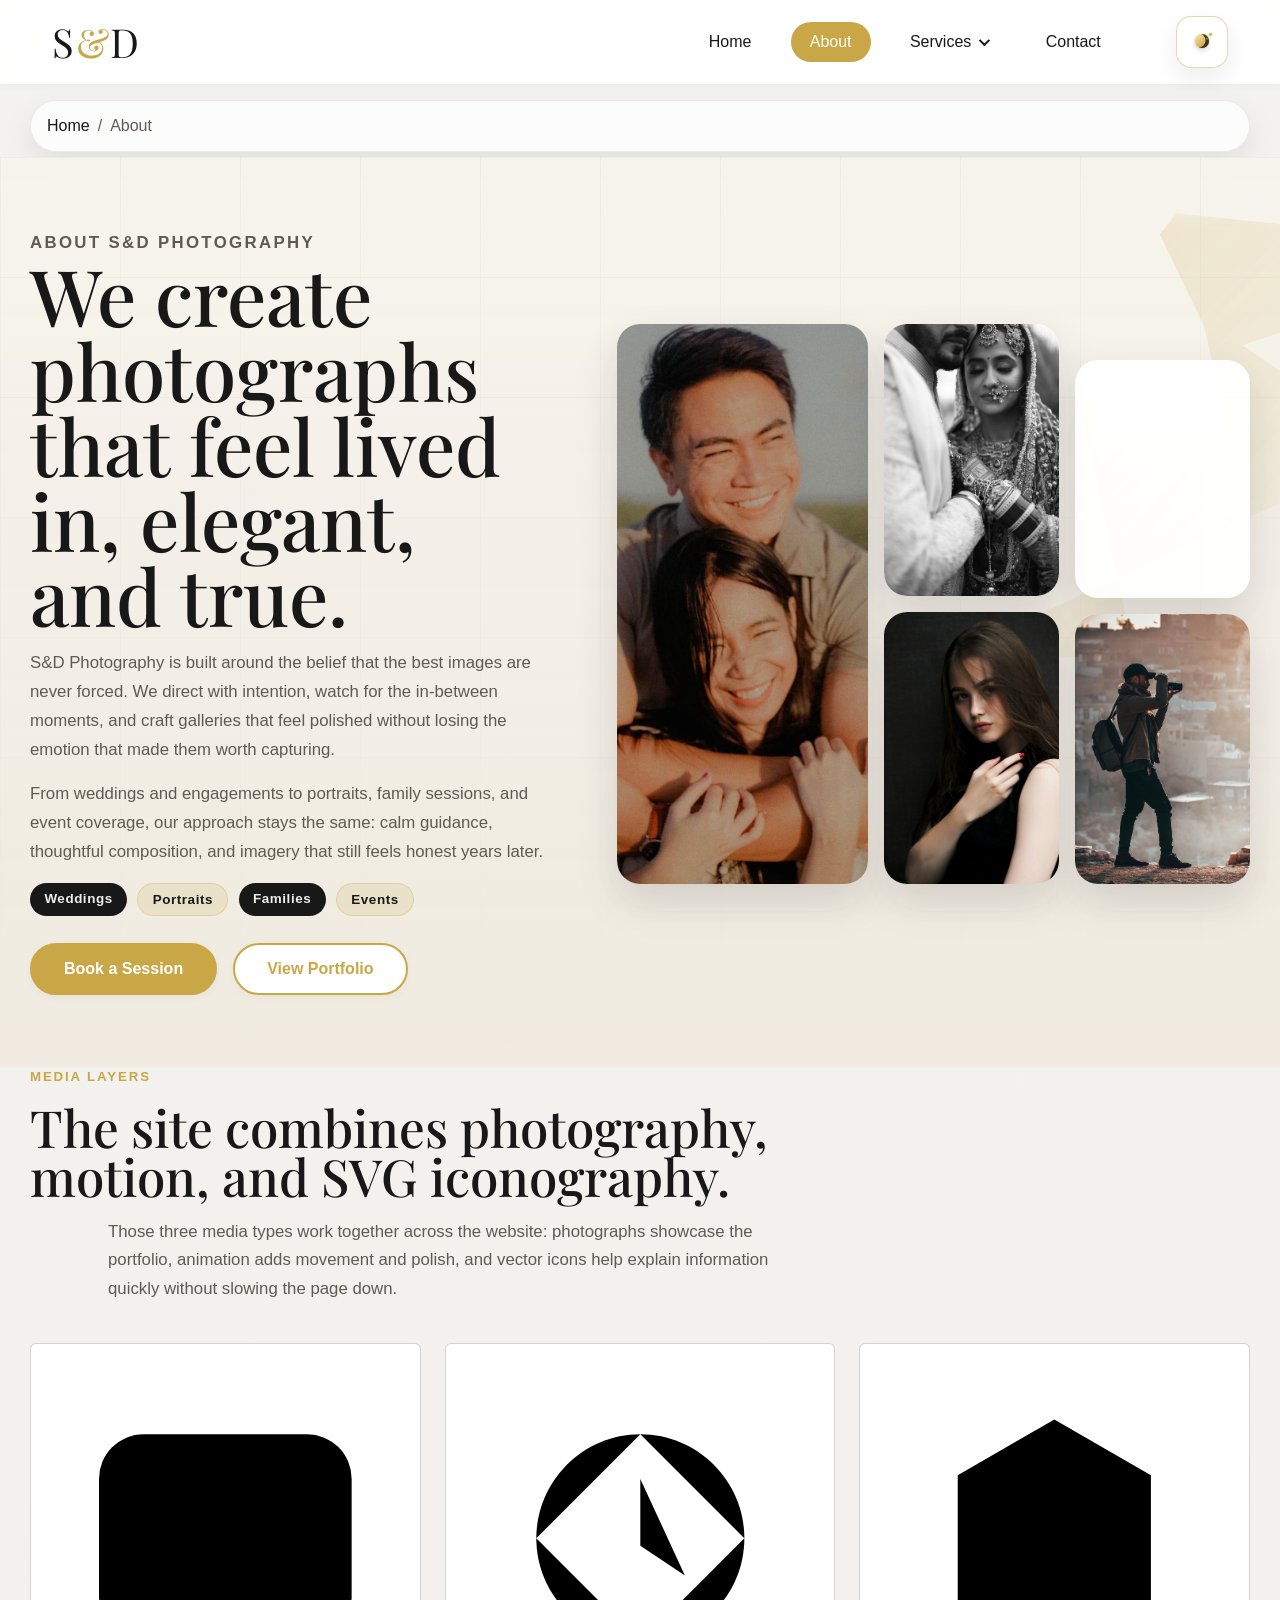
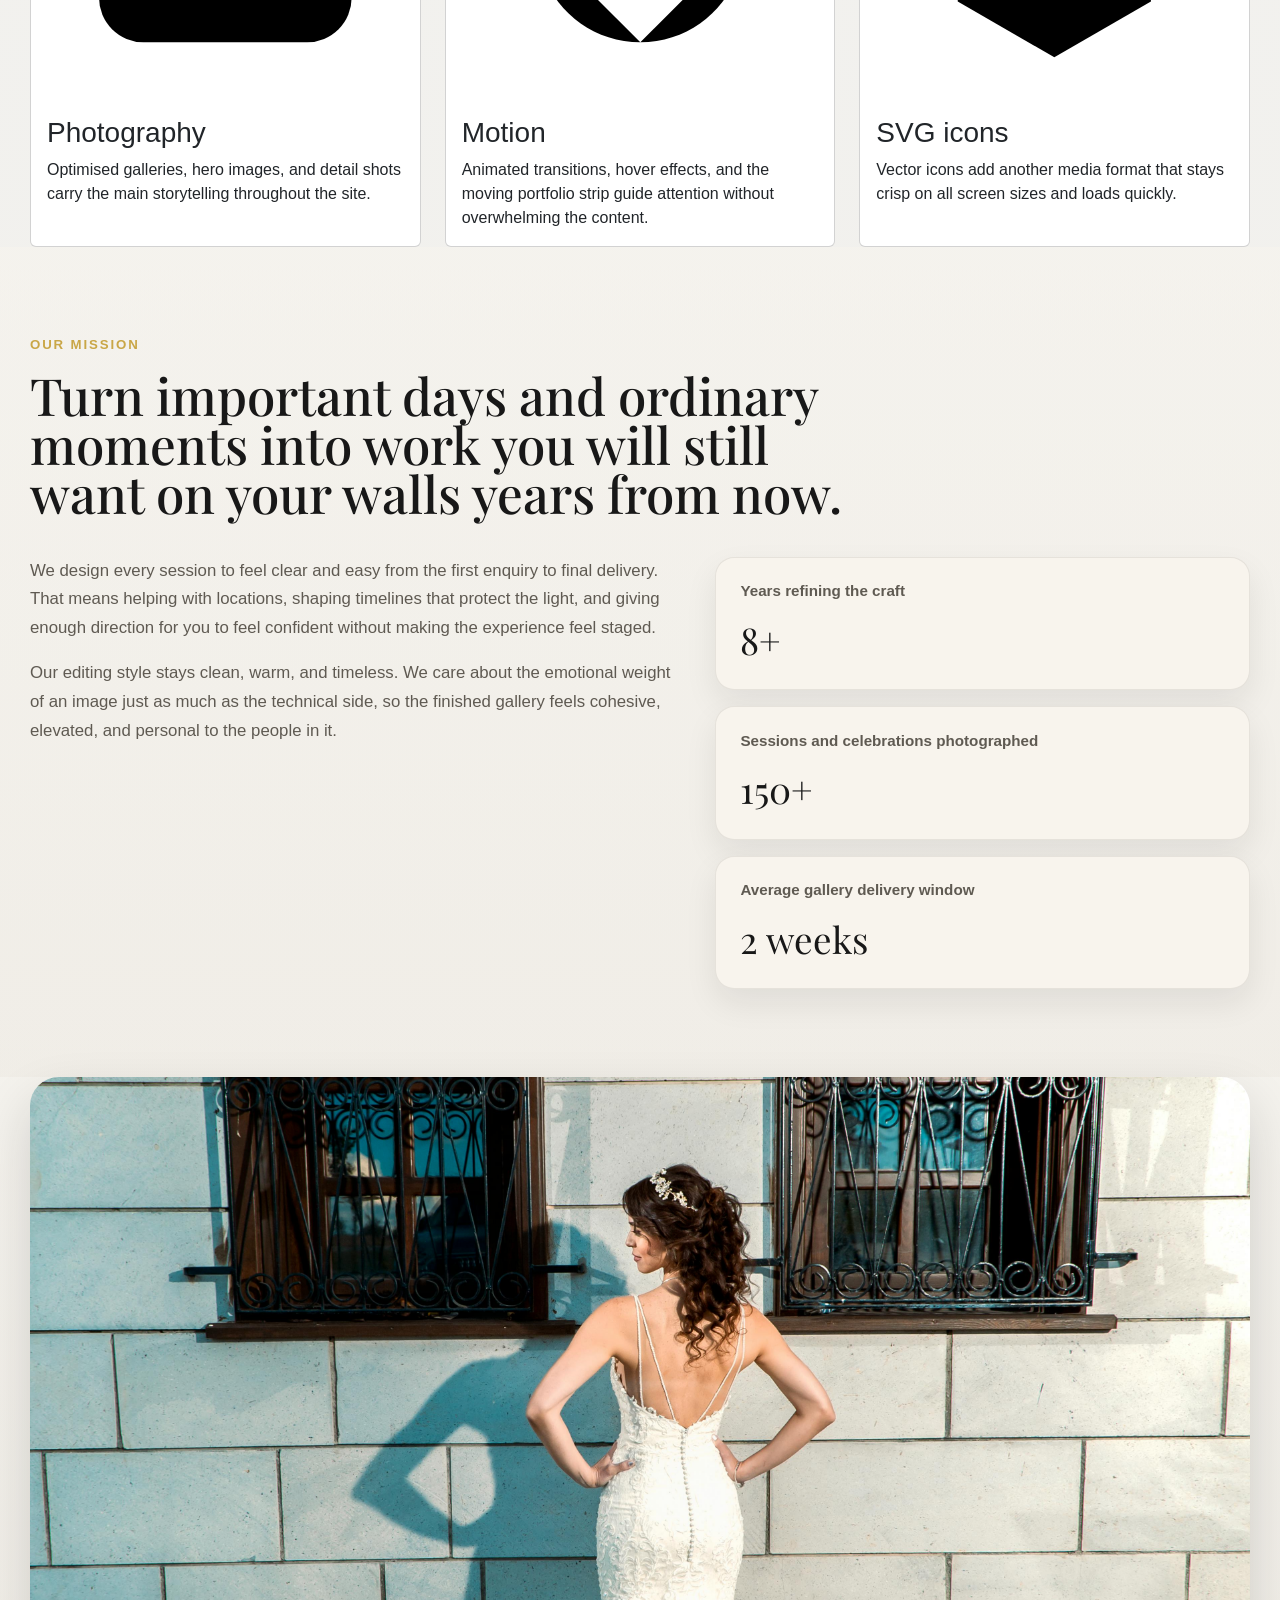
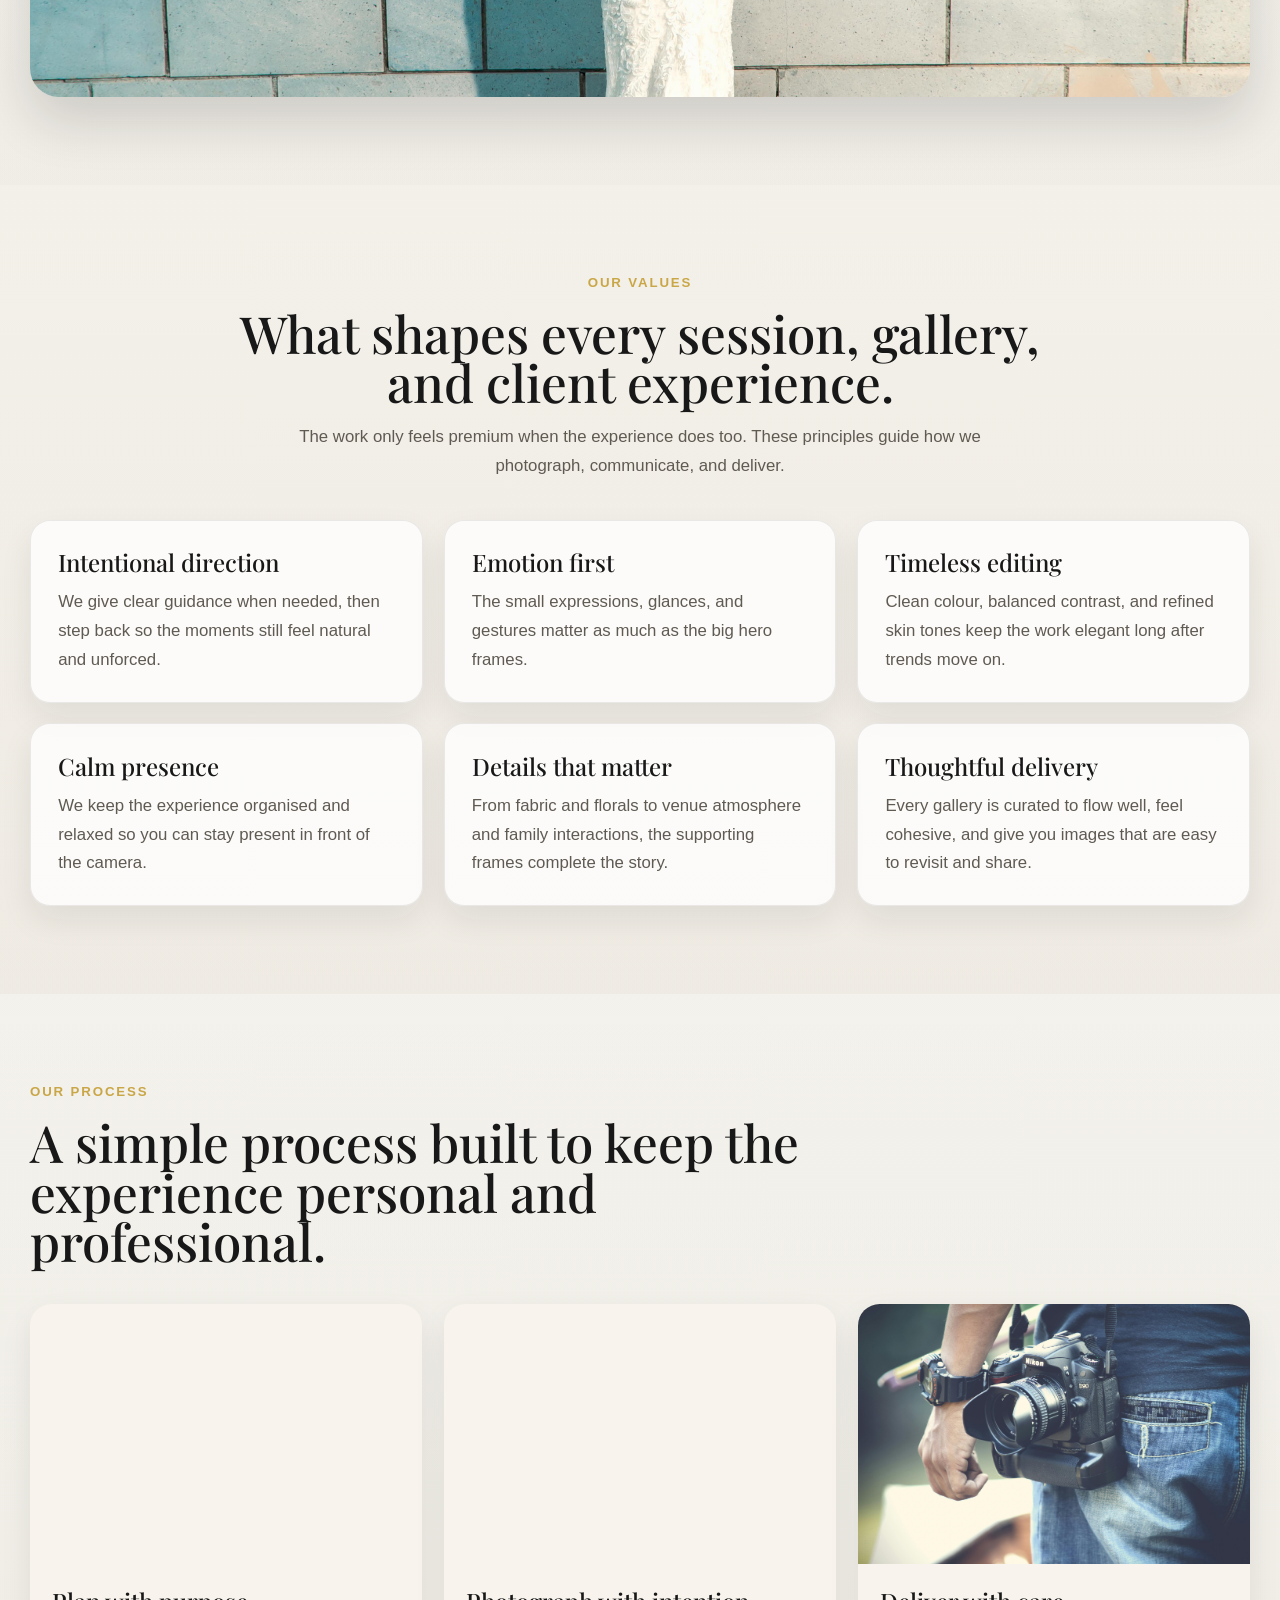
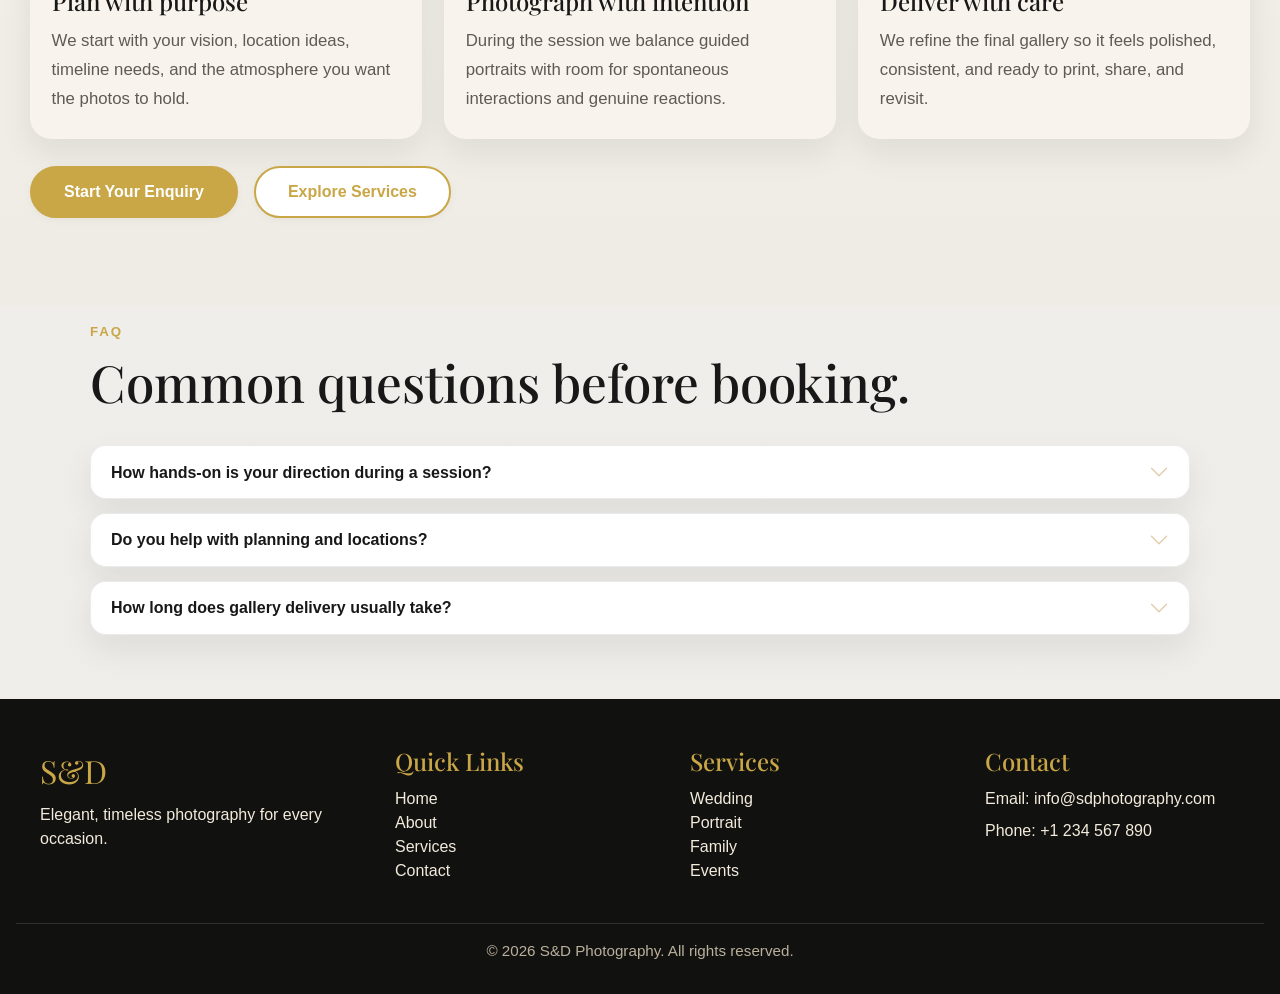
<file: about.html>
<!DOCTYPE html>
<html lang="en">
<head>
  <meta charset="UTF-8">
  <meta name="viewport" content="width=device-width, initial-scale=1.0">
  <title>About Us | S&D Photography</title>
  <script>
    (function () {
      try {
        var storedTheme = localStorage.getItem('sd-theme');
        var theme = storedTheme || 'light';
        document.documentElement.setAttribute('data-theme', theme);
      } catch (error) {
        document.documentElement.setAttribute('data-theme', 'light');
      }
    }());
  </script>
  <link rel="preconnect" href="https://fonts.googleapis.com">
  <link rel="preconnect" href="https://fonts.gstatic.com" crossorigin>
  <link href="https://fonts.googleapis.com/css2?family=Playfair+Display:wght@700&display=swap" rel="stylesheet">
  <link href="https://cdn.jsdelivr.net/npm/bootstrap@5.3.8/dist/css/bootstrap.min.css" rel="stylesheet" integrity="sha384-sRIl4kxILFvY47J16cr9ZwB07vP4J8+LH7qKQnuqkuIAvNWLzeN8tE5YBujZqJLB" crossorigin="anonymous">
  <script src="https://cdn.jsdelivr.net/npm/bootstrap@5.3.8/dist/js/bootstrap.bundle.min.js" integrity="sha384-FKyoEForCGlyvwx9Hj09JcYn3nv7wiPVlz7YYwJrWVcXK/BmnVDxM+D2scQbITxI" crossorigin="anonymous"></script>
  <link rel="stylesheet" href="css/style.css">
</head>
<body>
  <header>
    <nav class="navbar" aria-label="Main Navigation">
      <div class="logo" aria-label="S&amp;D Photography">
        <span class="brand-mark">S<span class="brand-ampersand">&amp;</span>D</span>
      </div>
      <button class="nav-toggle" aria-label="Open navigation menu" aria-expanded="false">
        <span class="hamburger"></span>
      </button>
      <ul class="nav-links">
        <li><a href="index.html">Home</a></li>
        <li><a href="about.html" class="active" aria-current="page">About</a></li>
        <li class="nav-item nav-dropdown">
          <button
            class="nav-link nav-dropdown-toggle"
            type="button"
            aria-expanded="false"
            aria-haspopup="true"
            aria-controls="services-dropdown-menu"
          >
            Services
          </button>
          <ul class="dropdown-menu" id="services-dropdown-menu">
            <li><a class="dropdown-item" href="index.html#services">All Services</a></li>
            <li><a class="dropdown-item" href="wedding.html">Wedding &amp; Engagement</a></li>
            <li><a class="dropdown-item" href="portrait.html">Portrait</a></li>
            <li><a class="dropdown-item" href="family.html">Family</a></li>
            <li><a class="dropdown-item" href="events.html">Events &amp; Commercial</a></li>
          </ul>
        </li>
        <li><a href="contact.html">Contact</a></li>
      </ul>
      <button class="theme-toggle" type="button" aria-pressed="false" aria-label="Switch to dark mode">
        <span class="theme-toggle-icon" aria-hidden="true"></span>
        <span class="theme-toggle-label">Dark mode</span>
      </button>
    </nav>
  </header>
  <main>
    <nav class="page-breadcrumb-shell" aria-label="Breadcrumb">
      <ol class="breadcrumb page-breadcrumb">
        <li class="breadcrumb-item"><a href="index.html">Home</a></li>
        <li class="breadcrumb-item active" aria-current="page">About</li>
      </ol>
    </nav>

    <section class="about-editorial-hero">
      <div class="about-grid-pattern" aria-hidden="true"></div>
      <div class="about-hero-orb" aria-hidden="true"></div>
      <div class="about-shell about-hero-grid">
        <div class="about-hero-copy">
          <p class="about-eyebrow">About S&amp;D Photography</p>
          <h1>We create photographs that feel lived in, elegant, and true.</h1>
          <p class="about-lead">S&amp;D Photography is built around the belief that the best images are never forced. We direct with intention, watch for the in-between moments, and craft galleries that feel polished without losing the emotion that made them worth capturing.</p>
          <p>From weddings and engagements to portraits, family sessions, and event coverage, our approach stays the same: calm guidance, thoughtful composition, and imagery that still feels honest years later.</p>
          <div class="story-badges" aria-label="Photography specialties">
            <span class="badge rounded-pill text-bg-dark">Weddings</span>
            <span class="badge rounded-pill text-bg-light">Portraits</span>
            <span class="badge rounded-pill text-bg-dark">Families</span>
            <span class="badge rounded-pill text-bg-light">Events</span>
          </div>
          <div class="about-hero-actions">
            <a href="contact.html" class="btn btn-primary">Book a Session</a>
            <a href="index.html#portfolio" class="btn btn-secondary">View Portfolio</a>
          </div>
        </div>
        <div class="about-hero-collage" aria-label="Selected photography highlights">
          <figure class="about-collage-card about-collage-tall">
            <img src="media/Aboutus/Aboutus1.jpg" alt="Bride photographed against a stone wall" decoding="async">
          </figure>
          <div class="about-collage-stack">
            <figure class="about-collage-card">
              <img src="media/Wedding&Engagement/Wedding&Engagement12.jpg" alt="Wedding couple portrait during golden hour" decoding="async">
            </figure>
            <figure class="about-collage-card">
              <img src="media/Portrait/Portrait7.jpg" alt="Portrait session with soft natural light" decoding="async">
            </figure>
          </div>
          <div class="about-collage-stack about-collage-offset">
            <figure class="about-collage-card">
              <img src="media/Family/Family4.jpg" alt="Family sharing a candid moment outdoors" decoding="async">
            </figure>
            <figure class="about-collage-card">
              <img src="media/Portfolio/Portfolio6.jpg" alt="Behind-the-scenes photography detail" decoding="async">
            </figure>
          </div>
        </div>
      </div>
    </section>

    <section class="about-media-section" aria-labelledby="about-media-title">
      <div class="about-shell">
        <div class="about-section-intro">
          <p class="about-section-label">Media layers</p>
          <h2 id="about-media-title">The site combines photography, motion, and SVG iconography.</h2>
          <p class="about-section-text">Those three media types work together across the website: photographs showcase the portfolio, animation adds movement and polish, and vector icons help explain information quickly without slowing the page down.</p>
        </div>
        <div class="row g-4 media-type-grid">
          <div class="col-md-4">
            <article class="card media-type-card h-100">
              <div class="card-body">
                <span class="media-type-icon" aria-hidden="true">
                  <svg viewBox="0 0 48 48" role="presentation" focusable="false">
                    <rect x="7" y="10" width="34" height="28" rx="6"></rect>
                    <circle cx="17" cy="19" r="3.5"></circle>
                    <path d="M13 33l8-8 6 6 5-5 6 7"></path>
                  </svg>
                </span>
                <h3 class="card-title">Photography</h3>
                <p class="card-text">Optimised galleries, hero images, and detail shots carry the main storytelling throughout the site.</p>
              </div>
            </article>
          </div>
          <div class="col-md-4">
            <article class="card media-type-card h-100">
              <div class="card-body">
                <span class="media-type-icon" aria-hidden="true">
                  <svg viewBox="0 0 48 48" role="presentation" focusable="false">
                    <path d="M10 24c0-7.7 6.3-14 14-14"></path>
                    <path d="M24 10c7.7 0 14 6.3 14 14"></path>
                    <path d="M38 24c0 7.7-6.3 14-14 14"></path>
                    <path d="M24 38c-7.7 0-14-6.3-14-14"></path>
                    <path d="M24 16v9l6 4"></path>
                  </svg>
                </span>
                <h3 class="card-title">Motion</h3>
                <p class="card-text">Animated transitions, hover effects, and the moving portfolio strip guide attention without overwhelming the content.</p>
              </div>
            </article>
          </div>
          <div class="col-md-4">
            <article class="card media-type-card h-100">
              <div class="card-body">
                <span class="media-type-icon" aria-hidden="true">
                  <svg viewBox="0 0 48 48" role="presentation" focusable="false">
                    <path d="M24 8l13 7.5v17L24 40 11 32.5v-17z"></path>
                    <path d="M24 8v32"></path>
                    <path d="M11 15.5l13 7.5 13-7.5"></path>
                  </svg>
                </span>
                <h3 class="card-title">SVG icons</h3>
                <p class="card-text">Vector icons add another media format that stays crisp on all screen sizes and loads quickly.</p>
              </div>
            </article>
          </div>
        </div>
      </div>
    </section>

    <section class="about-mission-section">
      <div class="about-shell">
        <div class="about-section-intro">
          <p class="about-section-label">Our mission</p>
          <h2>Turn important days and ordinary moments into work you will still want on your walls years from now.</h2>
        </div>
        <div class="about-mission-grid">
          <div class="about-mission-copy">
            <p>We design every session to feel clear and easy from the first enquiry to final delivery. That means helping with locations, shaping timelines that protect the light, and giving enough direction for you to feel confident without making the experience feel staged.</p>
            <p>Our editing style stays clean, warm, and timeless. We care about the emotional weight of an image just as much as the technical side, so the finished gallery feels cohesive, elevated, and personal to the people in it.</p>
          </div>
          <dl class="about-stat-grid">
            <div class="about-stat-card">
              <dt>Years refining the craft</dt>
              <dd>8+</dd>
            </div>
            <div class="about-stat-card">
              <dt>Sessions and celebrations photographed</dt>
              <dd>150+</dd>
            </div>
            <div class="about-stat-card">
              <dt>Average gallery delivery window</dt>
              <dd>2 weeks</dd>
            </div>
          </dl>
        </div>
      </div>
    </section>

    <section class="about-feature-banner">
      <div class="about-shell">
        <div class="about-banner-frame">
          <img src="media/Wedding&Engagement/Wedding&Engagement4.jpg" alt="Wedding portrait captured by S&amp;D Photography" loading="lazy">
        </div>
      </div>
    </section>

    <section class="about-values-section">
      <div class="about-shell">
        <div class="about-section-intro about-section-intro-centered">
          <p class="about-section-label">Our values</p>
          <h2>What shapes every session, gallery, and client experience.</h2>
          <p class="about-section-text">The work only feels premium when the experience does too. These principles guide how we photograph, communicate, and deliver.</p>
        </div>
        <div class="about-values-grid">
          <article class="about-value-card">
            <h3>Intentional direction</h3>
            <p>We give clear guidance when needed, then step back so the moments still feel natural and unforced.</p>
          </article>
          <article class="about-value-card">
            <h3>Emotion first</h3>
            <p>The small expressions, glances, and gestures matter as much as the big hero frames.</p>
          </article>
          <article class="about-value-card">
            <h3>Timeless editing</h3>
            <p>Clean colour, balanced contrast, and refined skin tones keep the work elegant long after trends move on.</p>
          </article>
          <article class="about-value-card">
            <h3>Calm presence</h3>
            <p>We keep the experience organised and relaxed so you can stay present in front of the camera.</p>
          </article>
          <article class="about-value-card">
            <h3>Details that matter</h3>
            <p>From fabric and florals to venue atmosphere and family interactions, the supporting frames complete the story.</p>
          </article>
          <article class="about-value-card">
            <h3>Thoughtful delivery</h3>
            <p>Every gallery is curated to flow well, feel cohesive, and give you images that are easy to revisit and share.</p>
          </article>
        </div>
      </div>
    </section>

    <section class="about-process-section">
      <div class="about-shell">
        <div class="about-section-intro">
          <p class="about-section-label">Our process</p>
          <h2>A simple process built to keep the experience personal and professional.</h2>
        </div>
        <div class="about-process-grid">
          <article class="about-process-card">
            <img src="media/Portfolio/Portfolio2.jpg" alt="Camera equipment prepared for a photo session" loading="lazy" decoding="async">
            <div class="about-process-copy">
              <h3>Plan with purpose</h3>
              <p>We start with your vision, location ideas, timeline needs, and the atmosphere you want the photos to hold.</p>
            </div>
          </article>
          <article class="about-process-card">
            <img src="media/Portrait/Portrait3.jpg" alt="Portrait session in progress" loading="lazy" decoding="async">
            <div class="about-process-copy">
              <h3>Photograph with intention</h3>
              <p>During the session we balance guided portraits with room for spontaneous interactions and genuine reactions.</p>
            </div>
          </article>
          <article class="about-process-card">
            <img src="media/Portfolio/Portfolio5.jpg" alt="Editing and reviewing images after a session" loading="lazy" decoding="async">
            <div class="about-process-copy">
              <h3>Deliver with care</h3>
              <p>We refine the final gallery so it feels polished, consistent, and ready to print, share, and revisit.</p>
            </div>
          </article>
        </div>
        <div class="about-cta-row">
          <a href="contact.html" class="btn btn-primary">Start Your Enquiry</a>
          <a href="index.html#services" class="btn btn-secondary">Explore Services</a>
        </div>
      </div>
    </section>

    <section class="faq-section" aria-labelledby="about-faq-title">
      <div class="about-shell faq-shell">
        <div class="about-section-intro">
          <p class="about-section-label">FAQ</p>
          <h2 id="about-faq-title">Common questions before booking.</h2>
        </div>
        <div class="accordion faq-accordion" id="aboutFaqAccordion">
          <div class="accordion-item">
            <h3 class="accordion-header" id="about-faq-heading-one">
              <button class="accordion-button collapsed" type="button" data-bs-toggle="collapse" data-bs-target="#about-faq-one" aria-expanded="false" aria-controls="about-faq-one">
                How hands-on is your direction during a session?
              </button>
            </h3>
            <div id="about-faq-one" class="accordion-collapse collapse" aria-labelledby="about-faq-heading-one" data-bs-parent="#aboutFaqAccordion">
              <div class="accordion-body">
                We guide poses and movement when needed, then leave room for genuine reactions so the gallery still feels natural.
              </div>
            </div>
          </div>
          <div class="accordion-item">
            <h3 class="accordion-header" id="about-faq-heading-two">
              <button class="accordion-button collapsed" type="button" data-bs-toggle="collapse" data-bs-target="#about-faq-two" aria-expanded="false" aria-controls="about-faq-two">
                Do you help with planning and locations?
              </button>
            </h3>
            <div id="about-faq-two" class="accordion-collapse collapse" aria-labelledby="about-faq-heading-two" data-bs-parent="#aboutFaqAccordion">
              <div class="accordion-body">
                Yes. We help shape timing, recommend locations, and plan around light so the session feels organised and relaxed.
              </div>
            </div>
          </div>
          <div class="accordion-item">
            <h3 class="accordion-header" id="about-faq-heading-three">
              <button class="accordion-button collapsed" type="button" data-bs-toggle="collapse" data-bs-target="#about-faq-three" aria-expanded="false" aria-controls="about-faq-three">
                How long does gallery delivery usually take?
              </button>
            </h3>
            <div id="about-faq-three" class="accordion-collapse collapse" aria-labelledby="about-faq-heading-three" data-bs-parent="#aboutFaqAccordion">
              <div class="accordion-body">
                Most sessions are delivered within two weeks, with clear communication if event coverage needs a different turnaround.
              </div>
            </div>
          </div>
        </div>
      </div>
    </section>
  </main>
 <!-- Footer -->
    <footer>
    <div class="footer-content">
        <div class="footer-brand">
        <div class="footer-logo">S&amp;D</div>
        <p>Elegant, timeless photography for every occasion.</p>
        </div>
        <nav class="footer-nav" aria-label="Footer Quick Links">
        <h4>Quick Links</h4>
        <ul>
            <li><a href="index.html#home">Home</a></li>
            <li><a href="about.html">About</a></li>
            <li><a href="index.html#services">Services</a></li>
            <li><a href="contact.html">Contact</a></li>
        </ul>
        </nav>
        <nav class="footer-services" aria-label="Footer Services Links">
        <h4>Services</h4>
        <ul>
            <li><a href="wedding.html">Wedding</a></li>
            <li><a href="portrait.html">Portrait</a></li>
            <li><a href="family.html">Family</a></li>
            <li><a href="events.html">Events</a></li>
        </ul>
    </nav>
        <div class="footer-contact">
        <h4>Contact</h4>
        <ul>
        <li>Email: <a class="footer-contact-info" href="mailto:info@sdphotography.com">info@sdphotography.com</a></li>
        <li>Phone: <a class="footer-contact-info" href="tel:+1234567890">+1 234 567 890</a></li>
        </ul>
      </div>
    </div>
    <div class="footer-bottom">
      <p>&copy; 2026 S&amp;D Photography. All rights reserved.</p>
    </div>
  </footer>

  <script src="js/script.js"></script>
</body>
</html>
</file>
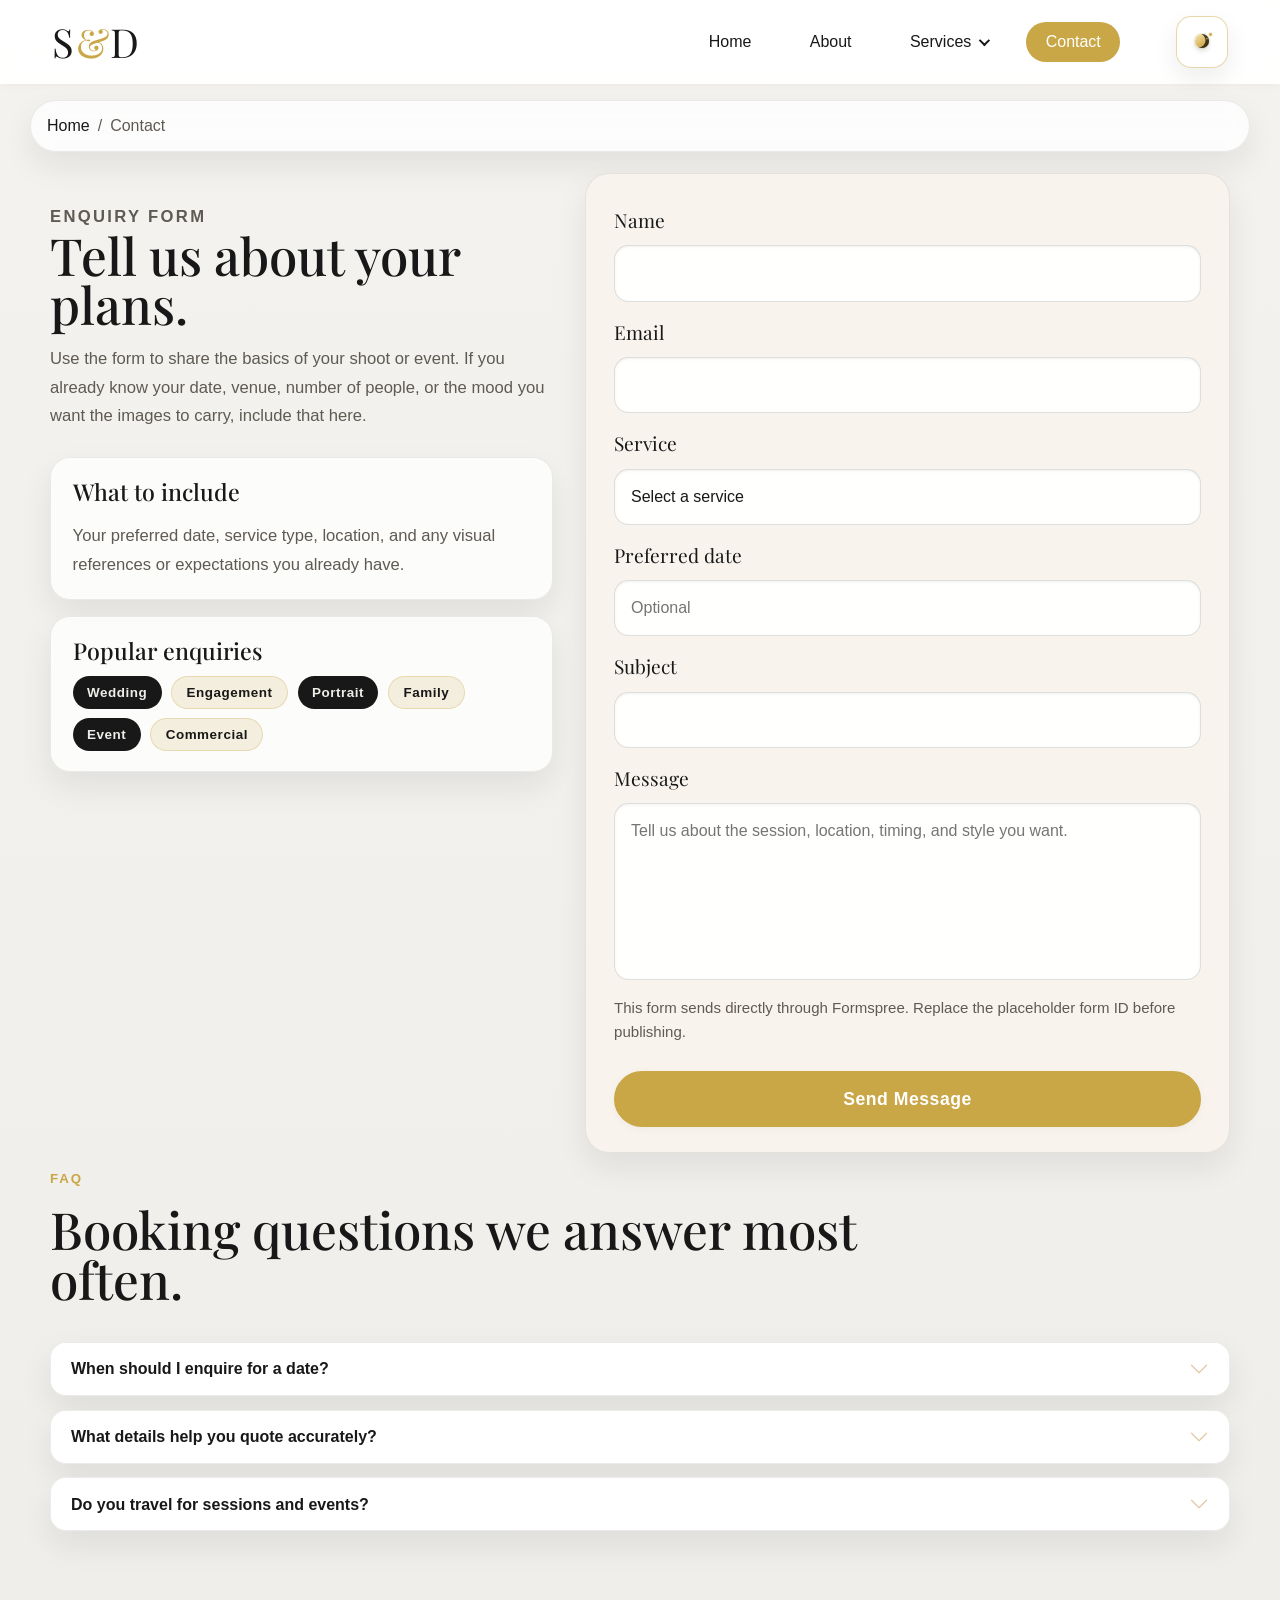
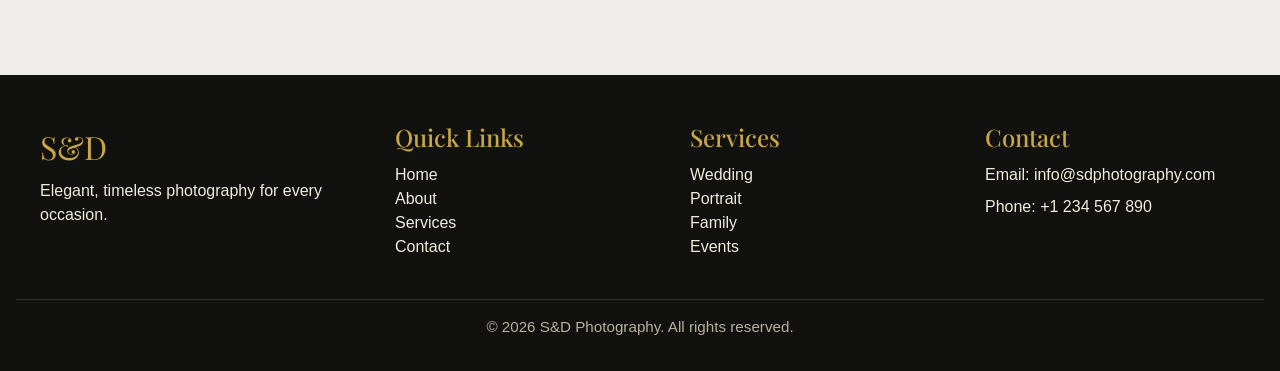
<file: contact.html>
<!DOCTYPE html>
<html lang="en">
<head>
  <meta charset="UTF-8">
  <meta name="viewport" content="width=device-width, initial-scale=1.0">
  <title>Contact | S&D Photography</title>
  <script>
    (function () {
      try {
        var storedTheme = localStorage.getItem('sd-theme');
        var theme = storedTheme || 'light';
        document.documentElement.setAttribute('data-theme', theme);
      } catch (error) {
        document.documentElement.setAttribute('data-theme', 'light');
      }
    }());
  </script>
  <link rel="preconnect" href="https://fonts.googleapis.com">
  <link rel="preconnect" href="https://fonts.gstatic.com" crossorigin>
  <link href="https://fonts.googleapis.com/css2?family=Playfair+Display:wght@700&display=swap" rel="stylesheet">
  <link href="https://cdn.jsdelivr.net/npm/bootstrap@5.3.8/dist/css/bootstrap.min.css" rel="stylesheet" integrity="sha384-sRIl4kxILFvY47J16cr9ZwB07vP4J8+LH7qKQnuqkuIAvNWLzeN8tE5YBujZqJLB" crossorigin="anonymous">
  <script src="https://cdn.jsdelivr.net/npm/bootstrap@5.3.8/dist/js/bootstrap.bundle.min.js" integrity="sha384-FKyoEForCGlyvwx9Hj09JcYn3nv7wiPVlz7YYwJrWVcXK/BmnVDxM+D2scQbITxI" crossorigin="anonymous"></script>
  <link rel="stylesheet" href="css/style.css">
</head>
<body class="contact-page">
  <header>
    <nav class="navbar" aria-label="Main Navigation">
      <div class="logo" aria-label="S&amp;D Photography">
        <span class="brand-mark">S<span class="brand-ampersand">&amp;</span>D</span>
      </div>
      <button class="nav-toggle" aria-label="Open navigation menu" aria-expanded="false">
        <span class="hamburger"></span>
      </button>
      <ul class="nav-links">
        <li><a href="index.html">Home</a></li>
        <li><a href="about.html">About</a></li>
        <li class="nav-item nav-dropdown">
          <button
            class="nav-link nav-dropdown-toggle"
            type="button"
            aria-expanded="false"
            aria-haspopup="true"
            aria-controls="services-dropdown-menu"
          >
            Services
          </button>
          <ul class="dropdown-menu" id="services-dropdown-menu">
            <li><a class="dropdown-item" href="index.html#services">All Services</a></li>
            <li><a class="dropdown-item" href="wedding.html">Wedding &amp; Engagement</a></li>
            <li><a class="dropdown-item" href="portrait.html">Portrait</a></li>
            <li><a class="dropdown-item" href="family.html">Family</a></li>
            <li><a class="dropdown-item" href="events.html">Events &amp; Commercial</a></li>
          </ul>
        </li>
        <li><a href="contact.html" class="active" aria-current="page">Contact</a></li>
      </ul>
      <button class="theme-toggle" type="button" aria-pressed="false" aria-label="Switch to dark mode">
        <span class="theme-toggle-icon" aria-hidden="true"></span>
        <span class="theme-toggle-label">Dark mode</span>
      </button>
    </nav>
  </header>

  <main>
    <nav class="page-breadcrumb-shell" aria-label="Breadcrumb">
      <ol class="breadcrumb page-breadcrumb">
        <li class="breadcrumb-item"><a href="index.html">Home</a></li>
        <li class="breadcrumb-item active" aria-current="page">Contact</li>
      </ol>
    </nav>

    <section class="contact-form-section">
      <div class="contact-shell contact-form-grid">
        <div class="contact-form-intro">
          <p class="contact-eyebrow">Enquiry form</p>
          <h2>Tell us about your plans.</h2>
          <p>Use the form to share the basics of your shoot or event. If you already know your date, venue, number of people, or the mood you want the images to carry, include that here.</p>

          <div class="contact-aside-stack">
            <article class="contact-aside-card">
              <h3>What to include</h3>
              <p>Your preferred date, service type, location, and any visual references or expectations you already have.</p>
            </article>
            <article class="contact-aside-card">
              <h3>Popular enquiries</h3>
              <div class="contact-tag-list">
                <span class="badge rounded-pill text-bg-dark">Wedding</span>
                <span class="badge rounded-pill text-bg-light">Engagement</span>
                <span class="badge rounded-pill text-bg-dark">Portrait</span>
                <span class="badge rounded-pill text-bg-light">Family</span>
                <span class="badge rounded-pill text-bg-dark">Event</span>
                <span class="badge rounded-pill text-bg-light">Commercial</span>
              </div>
            </article>
          </div>
        </div>

        <form class="contact-form" action="https://formspree.io/f/xqegeqby" method="post" autocomplete="on" data-formspree-form>
          <input type="hidden" name="_subject" value="New S&amp;D Photography enquiry">

          <div class="form-group">
            <label for="name">Name</label>
            <input type="text" id="name" name="name" autocomplete="name" required>
          </div>

          <div class="form-group">
            <label for="email">Email</label>
            <input type="email" id="email" name="email" autocomplete="email" required>
          </div>

          <div class="form-group">
            <label for="service">Service</label>
            <select class="form-select" id="service" name="service" required>
              <option value="" selected disabled>Select a service</option>
              <option value="Wedding &amp; Engagement">Wedding &amp; Engagement</option>
              <option value="Portrait">Portrait</option>
              <option value="Family">Family</option>
              <option value="Events &amp; Commercial">Events &amp; Commercial</option>
            </select>
          </div>

          <div class="form-group">
            <label for="event-date">Preferred date</label>
            <input type="text" id="event-date" name="preferred_date" placeholder="Optional" autocomplete="off">
          </div>

          <div class="form-group">
            <label for="subject">Subject</label>
            <input type="text" id="subject" name="subject" autocomplete="off" required>
          </div>

          <div class="form-group">
            <label for="message">Message</label>
            <textarea id="message" name="message" rows="6" placeholder="Tell us about the session, location, timing, and style you want." required></textarea>
          </div>

          <p class="contact-form-meta">This form sends directly through Formspree. Replace the placeholder form ID before publishing.</p>
          <div class="contact-form-status" aria-live="polite" hidden></div>
          <button type="submit" class="btn btn-primary">Send Message</button>
        </form>
      </div>
    </section>

    <section class="faq-section" aria-labelledby="contact-faq-title">
      <div class="contact-shell faq-shell">
        <div class="about-section-intro">
          <p class="about-section-label">FAQ</p>
          <h2 id="contact-faq-title">Booking questions we answer most often.</h2>
        </div>
        <div class="accordion faq-accordion" id="contactFaqAccordion">
          <div class="accordion-item">
            <h3 class="accordion-header" id="contact-faq-heading-one">
              <button class="accordion-button collapsed" type="button" data-bs-toggle="collapse" data-bs-target="#contact-faq-one" aria-expanded="false" aria-controls="contact-faq-one">
                When should I enquire for a date?
              </button>
            </h3>
            <div id="contact-faq-one" class="accordion-collapse collapse" aria-labelledby="contact-faq-heading-one" data-bs-parent="#contactFaqAccordion">
              <div class="accordion-body">
                The earlier the better, especially for weddings and seasonal family sessions. Popular dates can book out well in advance.
              </div>
            </div>
          </div>
          <div class="accordion-item">
            <h3 class="accordion-header" id="contact-faq-heading-two">
              <button class="accordion-button collapsed" type="button" data-bs-toggle="collapse" data-bs-target="#contact-faq-two" aria-expanded="false" aria-controls="contact-faq-two">
                What details help you quote accurately?
              </button>
            </h3>
            <div id="contact-faq-two" class="accordion-collapse collapse" aria-labelledby="contact-faq-heading-two" data-bs-parent="#contactFaqAccordion">
              <div class="accordion-body">
                The date, location, service type, expected coverage length, and any must-have shots give the clearest starting point.
              </div>
            </div>
          </div>
          <div class="accordion-item">
            <h3 class="accordion-header" id="contact-faq-heading-three">
              <button class="accordion-button collapsed" type="button" data-bs-toggle="collapse" data-bs-target="#contact-faq-three" aria-expanded="false" aria-controls="contact-faq-three">
                Do you travel for sessions and events?
              </button>
            </h3>
            <div id="contact-faq-three" class="accordion-collapse collapse" aria-labelledby="contact-faq-heading-three" data-bs-parent="#contactFaqAccordion">
              <div class="accordion-body">
                Yes. Travel can be arranged for weddings, portraits, and events, with any extra cost outlined clearly during booking.
              </div>
            </div>
          </div>
        </div>
      </div>
    </section>
  </main>

  <!-- Footer -->
  <footer>
    <div class="footer-content">
        <div class="footer-brand">
        <div class="footer-logo">S&amp;D</div>
        <p>Elegant, timeless photography for every occasion.</p>
        </div>
        <nav class="footer-nav" aria-label="Footer Quick Links">
        <h4>Quick Links</h4>
        <ul>
            <li><a href="index.html#home">Home</a></li>
            <li><a href="about.html">About</a></li>
            <li><a href="index.html#services">Services</a></li>
            <li><a href="contact.html">Contact</a></li>
        </ul>
        </nav>
        <nav class="footer-services" aria-label="Footer Services Links">
        <h4>Services</h4>
        <ul>
            <li><a href="wedding.html">Wedding</a></li>
            <li><a href="portrait.html">Portrait</a></li>
            <li><a href="family.html">Family</a></li>
            <li><a href="events.html">Events</a></li>
        </ul>
    </nav>
        <div class="footer-contact">
        <h4>Contact</h4>
        <ul>
        <li>Email: <a class="footer-contact-info" href="mailto:info@sdphotography.com">info@sdphotography.com</a></li>
        <li>Phone: <a class="footer-contact-info" href="tel:+1234567890">+1 234 567 890</a></li>
        </ul>
      </div>
    </div>
    <div class="footer-bottom">
      <p>&copy; 2026 S&amp;D Photography. All rights reserved.</p>
    </div>
  </footer>

  <script src="js/script.js"></script>
</body>
</html>
</file>
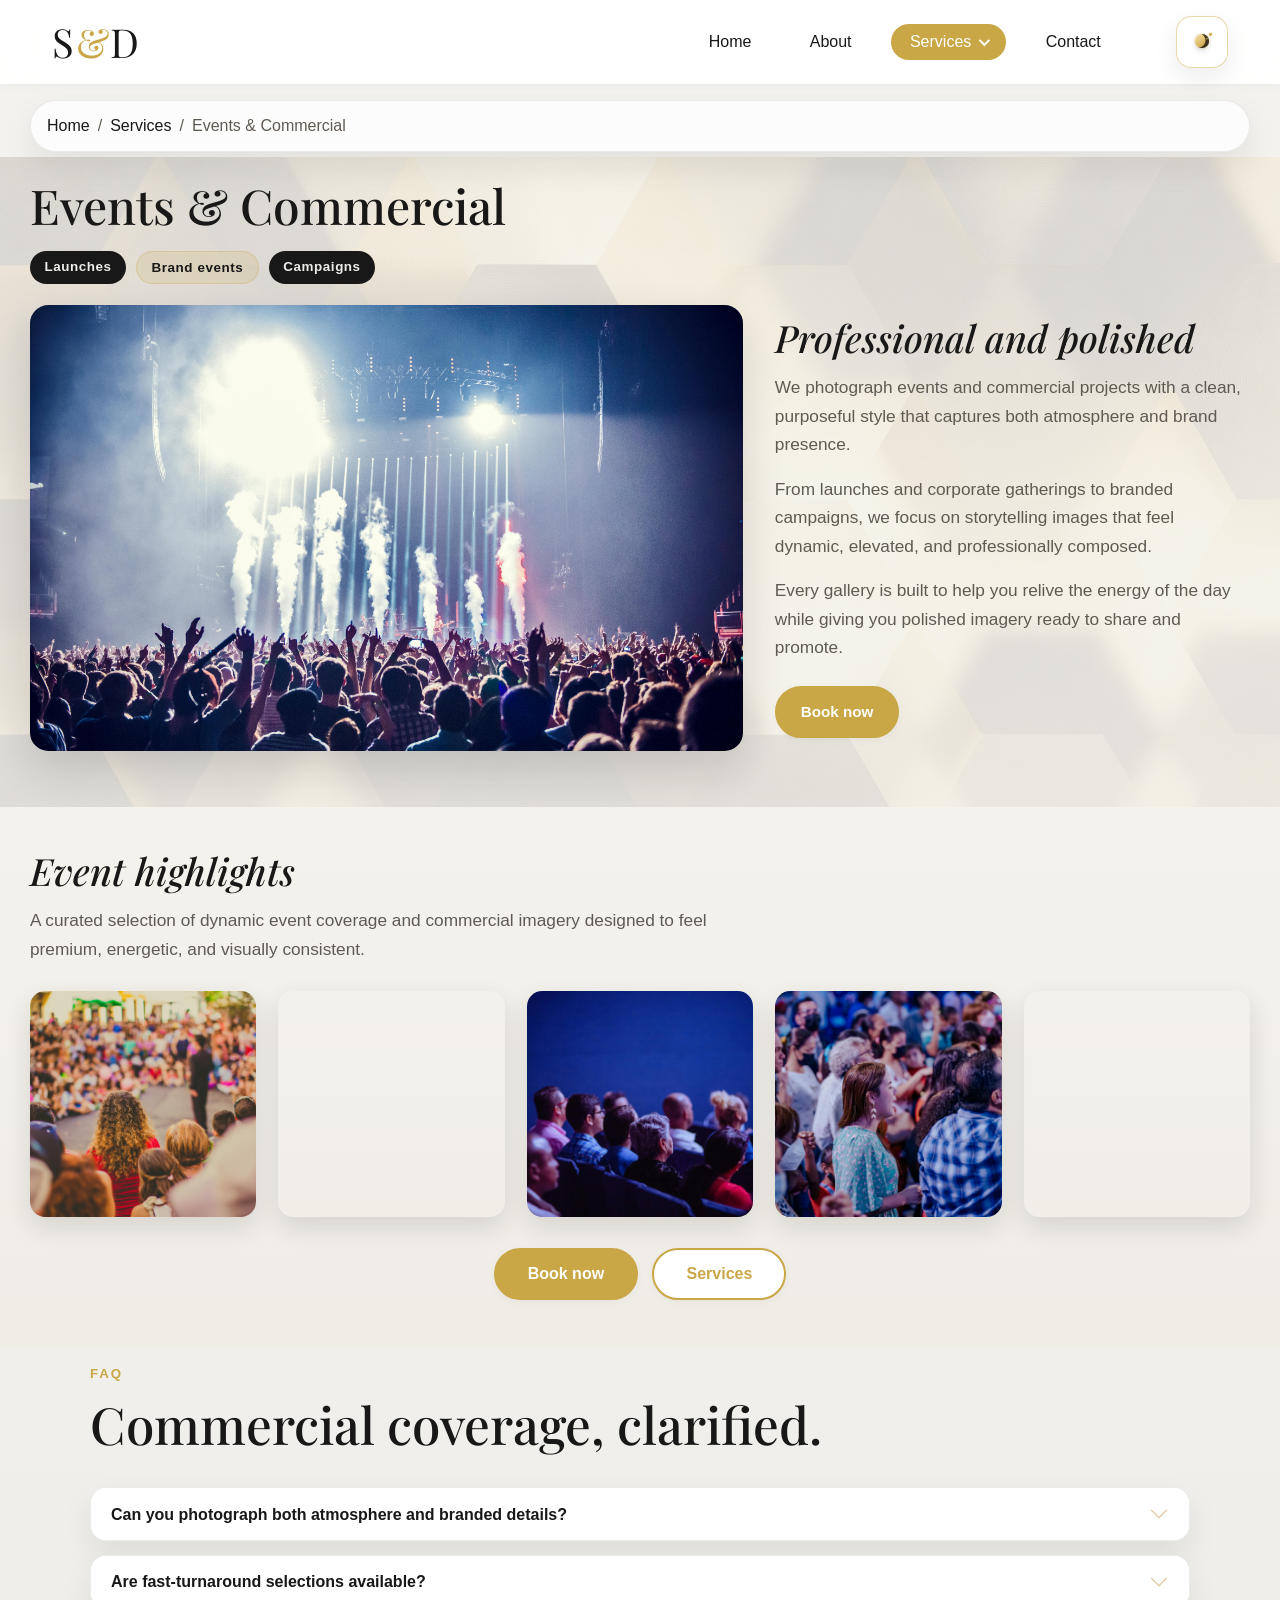
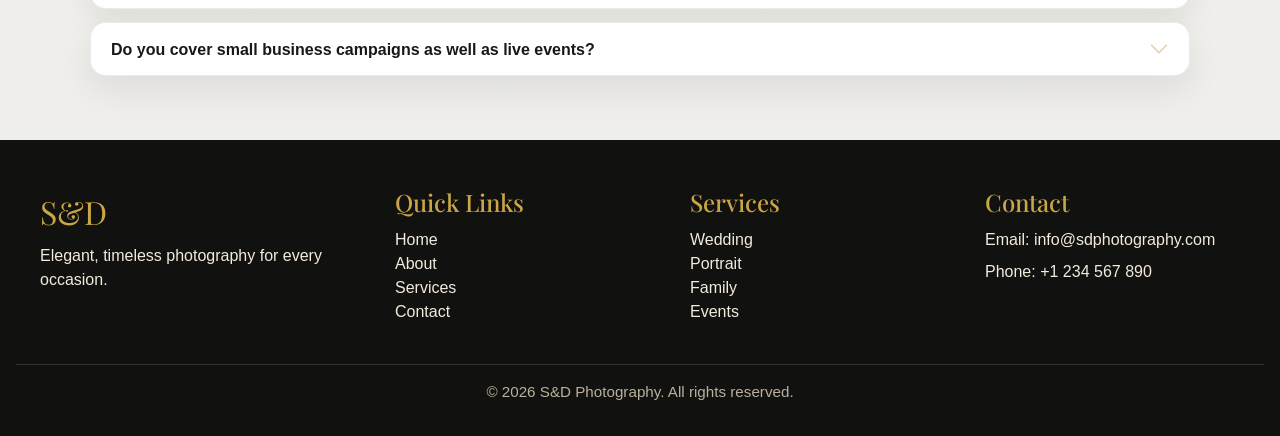
<file: events.html>
<!DOCTYPE html>
<html lang="en">
<head>
  <meta charset="UTF-8">
  <meta name="viewport" content="width=device-width, initial-scale=1.0">
  <title>Events & Commercial | S&D Photography</title>
  <script>
    (function () {
      try {
        var storedTheme = localStorage.getItem('sd-theme');
        var theme = storedTheme || 'light';
        document.documentElement.setAttribute('data-theme', theme);
      } catch (error) {
        document.documentElement.setAttribute('data-theme', 'light');
      }
    }());
  </script>
  <link rel="preconnect" href="https://fonts.googleapis.com">
  <link rel="preconnect" href="https://fonts.gstatic.com" crossorigin>
  <link href="https://fonts.googleapis.com/css2?family=Playfair+Display:wght@700&display=swap" rel="stylesheet">
  <link href="https://cdn.jsdelivr.net/npm/bootstrap@5.3.8/dist/css/bootstrap.min.css" rel="stylesheet" integrity="sha384-sRIl4kxILFvY47J16cr9ZwB07vP4J8+LH7qKQnuqkuIAvNWLzeN8tE5YBujZqJLB" crossorigin="anonymous">
  <script src="https://cdn.jsdelivr.net/npm/bootstrap@5.3.8/dist/js/bootstrap.bundle.min.js" integrity="sha384-FKyoEForCGlyvwx9Hj09JcYn3nv7wiPVlz7YYwJrWVcXK/BmnVDxM+D2scQbITxI" crossorigin="anonymous"></script>
  <link rel="stylesheet" href="css/style.css">
</head>
<body>
  <header>
    <nav class="navbar" aria-label="Main Navigation">
      <div class="logo" aria-label="S&amp;D Photography">
        <span class="brand-mark">S<span class="brand-ampersand">&amp;</span>D</span>
      </div>
      <button class="nav-toggle" aria-label="Open navigation menu" aria-expanded="false">
        <span class="hamburger"></span>
      </button>
      <ul class="nav-links">
        <li><a href="index.html">Home</a></li>
        <li><a href="about.html">About</a></li>
        <li class="nav-item nav-dropdown">
          <button
            class="nav-link nav-dropdown-toggle active"
            type="button"
            aria-expanded="false"
            aria-haspopup="true"
            aria-controls="services-dropdown-menu"
          >
            Services
          </button>
          <ul class="dropdown-menu" id="services-dropdown-menu">
            <li><a class="dropdown-item" href="index.html#services">All Services</a></li>
            <li><a class="dropdown-item" href="wedding.html">Wedding &amp; Engagement</a></li>
            <li><a class="dropdown-item" href="portrait.html">Portrait</a></li>
            <li><a class="dropdown-item" href="family.html">Family</a></li>
            <li><a class="dropdown-item" href="events.html">Events &amp; Commercial</a></li>
          </ul>
        </li>
        <li><a href="contact.html">Contact</a></li>
      </ul>
      <button class="theme-toggle" type="button" aria-pressed="false" aria-label="Switch to dark mode">
        <span class="theme-toggle-icon" aria-hidden="true"></span>
        <span class="theme-toggle-label">Dark mode</span>
      </button>
    </nav>
  </header>
  <main>
    <nav class="page-breadcrumb-shell" aria-label="Breadcrumb">
      <ol class="breadcrumb page-breadcrumb">
        <li class="breadcrumb-item"><a href="index.html">Home</a></li>
        <li class="breadcrumb-item"><a href="index.html#services">Services</a></li>
        <li class="breadcrumb-item active" aria-current="page">Events &amp; Commercial</li>
      </ol>
    </nav>

    <section class="story-showcase">
      <div class="story-shell">
        <h1 class="story-page-title">Events &amp; Commercial</h1>
        <div class="story-badges" aria-label="Events and commercial coverage focus areas">
          <span class="badge rounded-pill text-bg-dark">Launches</span>
          <span class="badge rounded-pill text-bg-light">Brand events</span>
          <span class="badge rounded-pill text-bg-dark">Campaigns</span>
        </div>
        <div class="story-panel">
          <div class="story-image">
            <img src="media/Events&Commercial/Events&Commercial1.jpg" alt="Events and commercial photography" decoding="async">
          </div>
          <div class="story-copy">
            <h2>Professional and polished</h2>
            <p>We photograph events and commercial projects with a clean, purposeful style that captures both atmosphere and brand presence.</p>
            <p>From launches and corporate gatherings to branded campaigns, we focus on storytelling images that feel dynamic, elevated, and professionally composed.</p>
            <p>Every gallery is built to help you relive the energy of the day while giving you polished imagery ready to share and promote.</p>
            <a href="contact.html" class="btn btn-primary">Book now</a>
          </div>
        </div>
      </div>
    </section>

    <section class="story-gallery-section">
      <div class="story-shell">
        <div class="story-gallery-header">
          <h2>Event highlights</h2>
          <p>A curated selection of dynamic event coverage and commercial imagery designed to feel premium, energetic, and visually consistent.</p>
        </div>
        <div class="story-gallery-grid">
          <img src="media/Events&Commercial/Events&Commercial2.jpg" alt="Corporate event coverage" loading="lazy" decoding="async">
          <img src="media/Events&Commercial/Events&Commercial3.jpg" alt="Commercial campaign detail" loading="lazy" decoding="async">
          <img src="media/Events&Commercial/Events&Commercial4.jpg" alt="Brand activation moment" loading="lazy" decoding="async">
          <img src="media/Events&Commercial/Events&Commercial5.jpg" alt="Audience event highlight" loading="lazy" decoding="async">
          <img src="media/Events&Commercial/Events&Commercial6.jpg" alt="Commercial photography scene" loading="lazy" decoding="async">
        </div>
        <div class="story-cta-row">
          <a href="contact.html" class="btn btn-primary">Book now</a>
          <a href="index.html#services" class="btn btn-secondary">Services</a>
        </div>
      </div>
    </section>

    <section class="faq-section" aria-labelledby="events-faq-title">
      <div class="story-shell faq-shell">
        <div class="about-section-intro">
          <p class="about-section-label">FAQ</p>
          <h2 id="events-faq-title">Commercial coverage, clarified.</h2>
        </div>
        <div class="accordion faq-accordion" id="eventsFaqAccordion">
          <div class="accordion-item">
            <h3 class="accordion-header" id="events-faq-heading-one">
              <button class="accordion-button collapsed" type="button" data-bs-toggle="collapse" data-bs-target="#events-faq-one" aria-expanded="false" aria-controls="events-faq-one">
                Can you photograph both atmosphere and branded details?
              </button>
            </h3>
            <div id="events-faq-one" class="accordion-collapse collapse" aria-labelledby="events-faq-heading-one" data-bs-parent="#eventsFaqAccordion">
              <div class="accordion-body">
                Yes. Coverage is planned to include people, venue energy, signage, products, and the smaller brand moments that support marketing use.
              </div>
            </div>
          </div>
          <div class="accordion-item">
            <h3 class="accordion-header" id="events-faq-heading-two">
              <button class="accordion-button collapsed" type="button" data-bs-toggle="collapse" data-bs-target="#events-faq-two" aria-expanded="false" aria-controls="events-faq-two">
                Are fast-turnaround selections available?
              </button>
            </h3>
            <div id="events-faq-two" class="accordion-collapse collapse" aria-labelledby="events-faq-heading-two" data-bs-parent="#eventsFaqAccordion">
              <div class="accordion-body">
                Yes. Priority selections for social posting or next-day delivery can be discussed during booking.
              </div>
            </div>
          </div>
          <div class="accordion-item">
            <h3 class="accordion-header" id="events-faq-heading-three">
              <button class="accordion-button collapsed" type="button" data-bs-toggle="collapse" data-bs-target="#events-faq-three" aria-expanded="false" aria-controls="events-faq-three">
                Do you cover small business campaigns as well as live events?
              </button>
            </h3>
            <div id="events-faq-three" class="accordion-collapse collapse" aria-labelledby="events-faq-heading-three" data-bs-parent="#eventsFaqAccordion">
              <div class="accordion-body">
                Yes. The same approach works for product launches, branded storytelling sessions, and commercial environments.
              </div>
            </div>
          </div>
        </div>
      </div>
    </section>
  </main>
<!-- Footer -->
    <footer>
    <div class="footer-content">
        <div class="footer-brand">
        <div class="footer-logo">S&amp;D</div>
        <p>Elegant, timeless photography for every occasion.</p>
        </div>
        <nav class="footer-nav" aria-label="Footer Quick Links">
        <h4>Quick Links</h4>
        <ul>
            <li><a href="index.html#home">Home</a></li>
            <li><a href="about.html">About</a></li>
            <li><a href="index.html#services">Services</a></li>
            <li><a href="contact.html">Contact</a></li>
        </ul>
        </nav>
        <nav class="footer-services" aria-label="Footer Services Links">
        <h4>Services</h4>
        <ul>
            <li><a href="wedding.html">Wedding</a></li>
            <li><a href="portrait.html">Portrait</a></li>
            <li><a href="family.html">Family</a></li>
            <li><a href="events.html">Events</a></li>
        </ul>
    </nav>
        <div class="footer-contact">
        <h4>Contact</h4>
        <ul>
        <li>Email: <a class="footer-contact-info" href="mailto:info@sdphotography.com">info@sdphotography.com</a></li>
        <li>Phone: <a class="footer-contact-info" href="tel:+1234567890">+1 234 567 890</a></li>
        </ul>
      </div>
    </div>
    <div class="footer-bottom">
      <p>&copy; 2026 S&amp;D Photography. All rights reserved.</p>
    </div>
  </footer>

  <script src="js/script.js"></script>
</body>
</html>
</file>
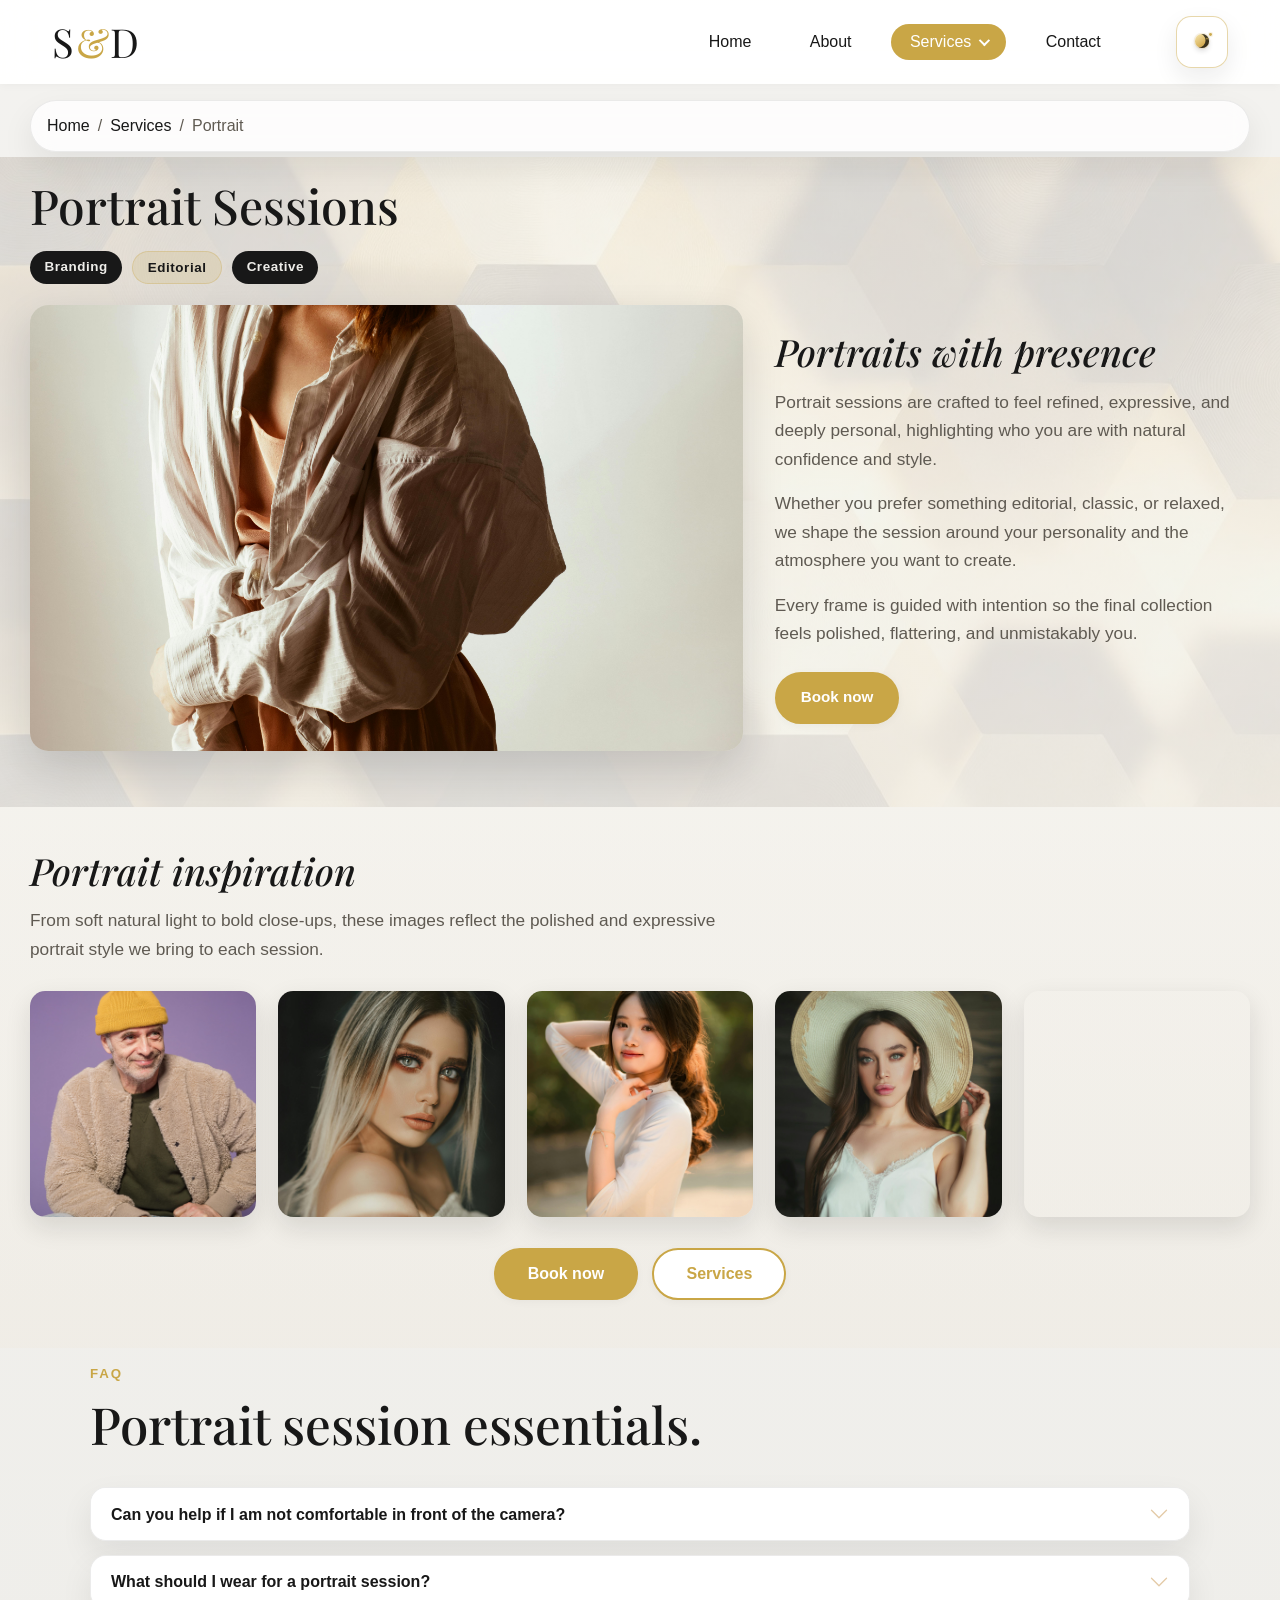
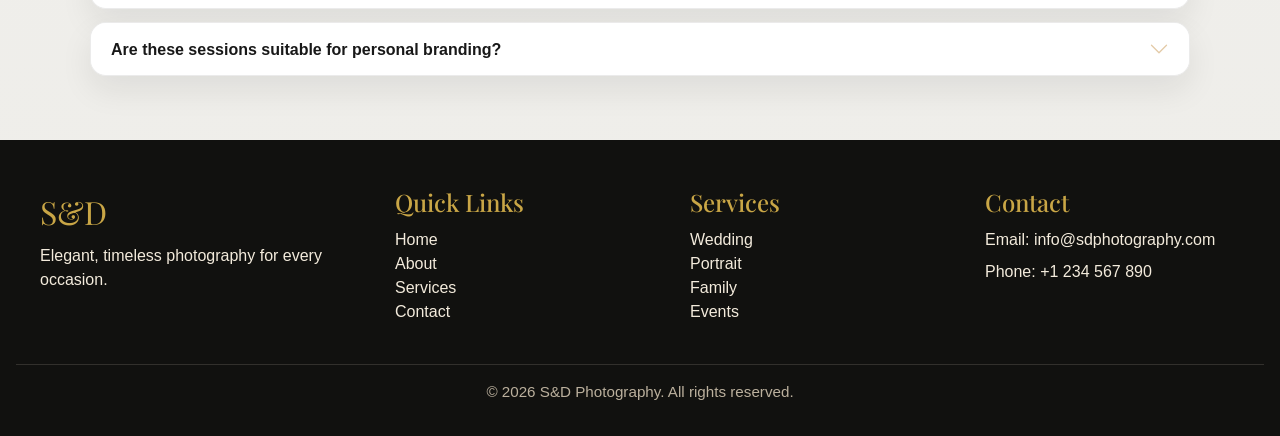
<file: portrait.html>
<!DOCTYPE html>
<html lang="en">
<head>
  <meta charset="UTF-8">
  <meta name="viewport" content="width=device-width, initial-scale=1.0">
  <title>Portrait | S&D Photography</title>
  <script>
    (function () {
      try {
        var storedTheme = localStorage.getItem('sd-theme');
        var theme = storedTheme || 'light';
        document.documentElement.setAttribute('data-theme', theme);
      } catch (error) {
        document.documentElement.setAttribute('data-theme', 'light');
      }
    }());
  </script>
  <link rel="preconnect" href="https://fonts.googleapis.com">
  <link rel="preconnect" href="https://fonts.gstatic.com" crossorigin>
  <link href="https://fonts.googleapis.com/css2?family=Playfair+Display:wght@700&display=swap" rel="stylesheet">
  <link href="https://cdn.jsdelivr.net/npm/bootstrap@5.3.8/dist/css/bootstrap.min.css" rel="stylesheet" integrity="sha384-sRIl4kxILFvY47J16cr9ZwB07vP4J8+LH7qKQnuqkuIAvNWLzeN8tE5YBujZqJLB" crossorigin="anonymous">
  <script src="https://cdn.jsdelivr.net/npm/bootstrap@5.3.8/dist/js/bootstrap.bundle.min.js" integrity="sha384-FKyoEForCGlyvwx9Hj09JcYn3nv7wiPVlz7YYwJrWVcXK/BmnVDxM+D2scQbITxI" crossorigin="anonymous"></script>
  <link rel="stylesheet" href="css/style.css">
</head>
<body>
  <header>
    <nav class="navbar" aria-label="Main Navigation">
      <div class="logo" aria-label="S&amp;D Photography">
        <span class="brand-mark">S<span class="brand-ampersand">&amp;</span>D</span>
      </div>
      <button class="nav-toggle" aria-label="Open navigation menu" aria-expanded="false">
        <span class="hamburger"></span>
      </button>
      <ul class="nav-links">
        <li><a href="index.html">Home</a></li>
        <li><a href="about.html">About</a></li>
        <li class="nav-item nav-dropdown">
          <button
            class="nav-link nav-dropdown-toggle active"
            type="button"
            aria-expanded="false"
            aria-haspopup="true"
            aria-controls="services-dropdown-menu"
          >
            Services
          </button>
          <ul class="dropdown-menu" id="services-dropdown-menu">
            <li><a class="dropdown-item" href="index.html#services">All Services</a></li>
            <li><a class="dropdown-item" href="wedding.html">Wedding &amp; Engagement</a></li>
            <li><a class="dropdown-item" href="portrait.html">Portrait</a></li>
            <li><a class="dropdown-item" href="family.html">Family</a></li>
            <li><a class="dropdown-item" href="events.html">Events &amp; Commercial</a></li>
          </ul>
        </li>
        <li><a href="contact.html">Contact</a></li>
      </ul>
      <button class="theme-toggle" type="button" aria-pressed="false" aria-label="Switch to dark mode">
        <span class="theme-toggle-icon" aria-hidden="true"></span>
        <span class="theme-toggle-label">Dark mode</span>
      </button>
    </nav>
  </header>
  <main>
    <nav class="page-breadcrumb-shell" aria-label="Breadcrumb">
      <ol class="breadcrumb page-breadcrumb">
        <li class="breadcrumb-item"><a href="index.html">Home</a></li>
        <li class="breadcrumb-item"><a href="index.html#services">Services</a></li>
        <li class="breadcrumb-item active" aria-current="page">Portrait</li>
      </ol>
    </nav>

    <section class="story-showcase">
      <div class="story-shell">
        <h1 class="story-page-title">Portrait Sessions</h1>
        <div class="story-badges" aria-label="Portrait session styles">
          <span class="badge rounded-pill text-bg-dark">Branding</span>
          <span class="badge rounded-pill text-bg-light">Editorial</span>
          <span class="badge rounded-pill text-bg-dark">Creative</span>
        </div>
        <div class="story-panel">
          <div class="story-image">
            <img src="media/Portrait/Portrait1.jpg" alt="Portrait photography session" decoding="async">
          </div>
          <div class="story-copy">
            <h2>Portraits with presence</h2>
            <p>Portrait sessions are crafted to feel refined, expressive, and deeply personal, highlighting who you are with natural confidence and style.</p>
            <p>Whether you prefer something editorial, classic, or relaxed, we shape the session around your personality and the atmosphere you want to create.</p>
            <p>Every frame is guided with intention so the final collection feels polished, flattering, and unmistakably you.</p>
            <a href="contact.html" class="btn btn-primary">Book now</a>
          </div>
        </div>
      </div>
    </section>

    <section class="story-gallery-section">
      <div class="story-shell">
        <div class="story-gallery-header">
          <h2>Portrait inspiration</h2>
          <p>From soft natural light to bold close-ups, these images reflect the polished and expressive portrait style we bring to each session.</p>
        </div>
        <div class="story-gallery-grid">
          <img src="media/Portrait/Portrait2.jpg" alt="Studio portrait composition" loading="lazy" decoding="async">
          <img src="media/Portrait/Portrait3.jpg" alt="Outdoor portrait framing" loading="lazy" decoding="async">
          <img src="media/Portrait/Portrait4.jpg" alt="Creative portrait lighting" loading="lazy" decoding="async">
          <img src="media/Portrait/Portrait5.jpg" alt="Classic portrait pose" loading="lazy" decoding="async">
          <img src="media/Portrait/Portrait6.jpg" alt="Portrait detail image" loading="lazy" decoding="async">
        </div>
        <div class="story-cta-row">
          <a href="contact.html" class="btn btn-primary">Book now</a>
          <a href="index.html#services" class="btn btn-secondary">Services</a>
        </div>
      </div>
    </section>

    <section class="faq-section" aria-labelledby="portrait-faq-title">
      <div class="story-shell faq-shell">
        <div class="about-section-intro">
          <p class="about-section-label">FAQ</p>
          <h2 id="portrait-faq-title">Portrait session essentials.</h2>
        </div>
        <div class="accordion faq-accordion" id="portraitFaqAccordion">
          <div class="accordion-item">
            <h3 class="accordion-header" id="portrait-faq-heading-one">
              <button class="accordion-button collapsed" type="button" data-bs-toggle="collapse" data-bs-target="#portrait-faq-one" aria-expanded="false" aria-controls="portrait-faq-one">
                Can you help if I am not comfortable in front of the camera?
              </button>
            </h3>
            <div id="portrait-faq-one" class="accordion-collapse collapse" aria-labelledby="portrait-faq-heading-one" data-bs-parent="#portraitFaqAccordion">
              <div class="accordion-body">
                Yes. Sessions are guided clearly so expressions and posture feel relaxed rather than forced.
              </div>
            </div>
          </div>
          <div class="accordion-item">
            <h3 class="accordion-header" id="portrait-faq-heading-two">
              <button class="accordion-button collapsed" type="button" data-bs-toggle="collapse" data-bs-target="#portrait-faq-two" aria-expanded="false" aria-controls="portrait-faq-two">
                What should I wear for a portrait session?
              </button>
            </h3>
            <div id="portrait-faq-two" class="accordion-collapse collapse" aria-labelledby="portrait-faq-heading-two" data-bs-parent="#portraitFaqAccordion">
              <div class="accordion-body">
                We recommend clean tones, simple layers, and outfits that match the mood you want from the final images.
              </div>
            </div>
          </div>
          <div class="accordion-item">
            <h3 class="accordion-header" id="portrait-faq-heading-three">
              <button class="accordion-button collapsed" type="button" data-bs-toggle="collapse" data-bs-target="#portrait-faq-three" aria-expanded="false" aria-controls="portrait-faq-three">
                Are these sessions suitable for personal branding?
              </button>
            </h3>
            <div id="portrait-faq-three" class="accordion-collapse collapse" aria-labelledby="portrait-faq-heading-three" data-bs-parent="#portraitFaqAccordion">
              <div class="accordion-body">
                Yes. Personal branding portraits can be styled for websites, social platforms, portfolios, and professional use.
              </div>
            </div>
          </div>
        </div>
      </div>
    </section>
  </main>

<!-- Footer -->
    <footer>
    <div class="footer-content">
        <div class="footer-brand">
        <div class="footer-logo">S&amp;D</div>
        <p>Elegant, timeless photography for every occasion.</p>
        </div>
        <nav class="footer-nav" aria-label="Footer Quick Links">
        <h4>Quick Links</h4>
        <ul>
            <li><a href="index.html#home">Home</a></li>
            <li><a href="about.html">About</a></li>
            <li><a href="index.html#services">Services</a></li>
            <li><a href="contact.html">Contact</a></li>
        </ul>
        </nav>
        <nav class="footer-services" aria-label="Footer Services Links">
        <h4>Services</h4>
        <ul>
            <li><a href="wedding.html">Wedding</a></li>
            <li><a href="portrait.html">Portrait</a></li>
            <li><a href="family.html">Family</a></li>
            <li><a href="events.html">Events</a></li>
        </ul>
    </nav>
        <div class="footer-contact">
        <h4>Contact</h4>
        <ul>
        <li>Email: <a class="footer-contact-info" href="mailto:info@sdphotography.com">info@sdphotography.com</a></li>
        <li>Phone: <a class="footer-contact-info" href="tel:+1234567890">+1 234 567 890</a></li>
        </ul>
      </div>
    </div>
    <div class="footer-bottom">
      <p>&copy; 2026 S&amp;D Photography. All rights reserved.</p>
    </div>
  </footer>

  <script src="js/script.js"></script>
</body>
</html>
</file>
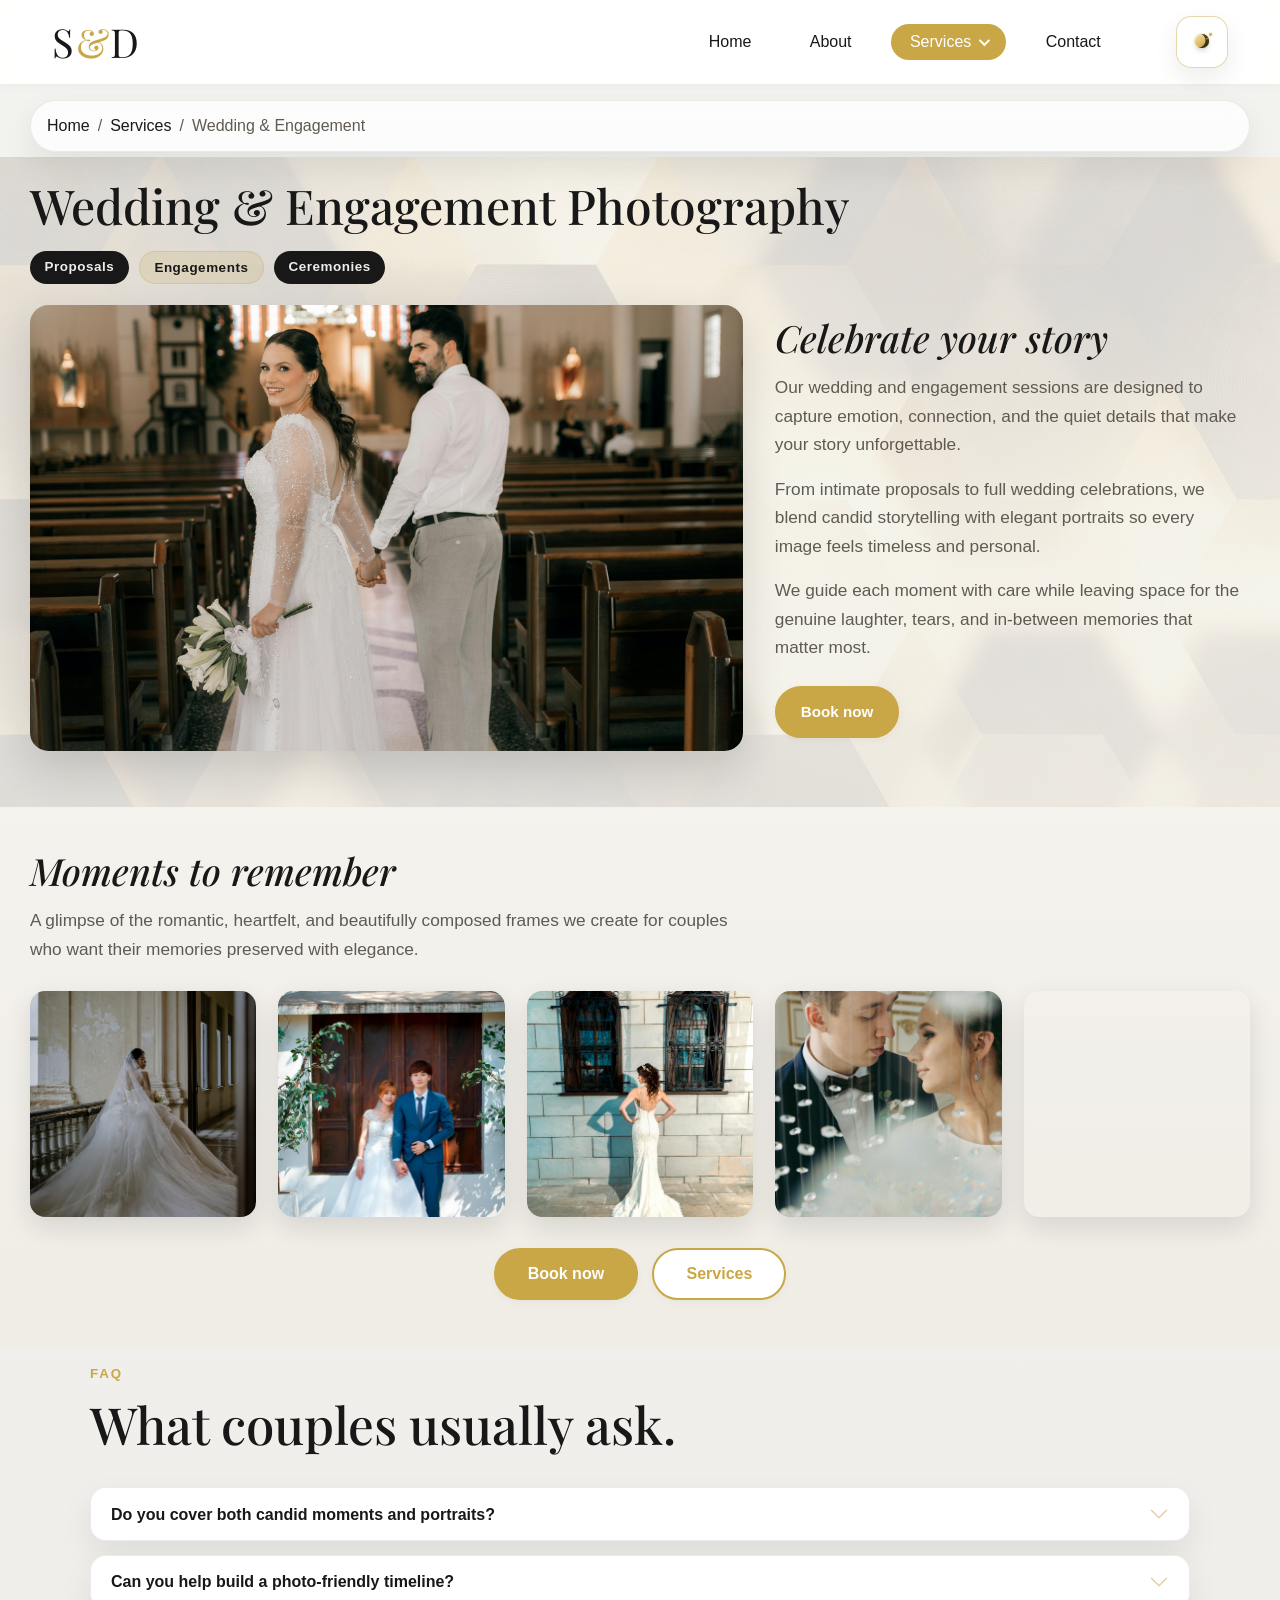
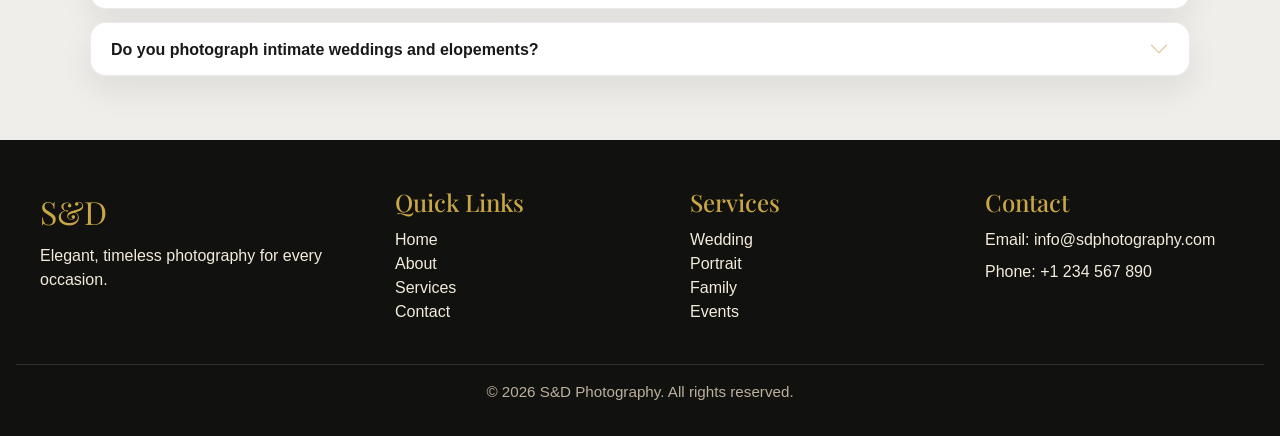
<file: wedding.html>
<!DOCTYPE html>
<html lang="en">
<head>
  <meta charset="UTF-8">
  <meta name="viewport" content="width=device-width, initial-scale=1.0">
  <title>Wedding & Engagement | S&D Photography</title>
  <script>
    (function () {
      try {
        var storedTheme = localStorage.getItem('sd-theme');
        var theme = storedTheme || 'light';
        document.documentElement.setAttribute('data-theme', theme);
      } catch (error) {
        document.documentElement.setAttribute('data-theme', 'light');
      }
    }());
  </script>
  <link rel="preconnect" href="https://fonts.googleapis.com">
  <link rel="preconnect" href="https://fonts.gstatic.com" crossorigin>
  <link href="https://fonts.googleapis.com/css2?family=Playfair+Display:wght@700&display=swap" rel="stylesheet">
  <link href="https://cdn.jsdelivr.net/npm/bootstrap@5.3.8/dist/css/bootstrap.min.css" rel="stylesheet" integrity="sha384-sRIl4kxILFvY47J16cr9ZwB07vP4J8+LH7qKQnuqkuIAvNWLzeN8tE5YBujZqJLB" crossorigin="anonymous">
  <script src="https://cdn.jsdelivr.net/npm/bootstrap@5.3.8/dist/js/bootstrap.bundle.min.js" integrity="sha384-FKyoEForCGlyvwx9Hj09JcYn3nv7wiPVlz7YYwJrWVcXK/BmnVDxM+D2scQbITxI" crossorigin="anonymous"></script>
  <link rel="stylesheet" href="css/style.css">
</head>
<body>
  <header>
    <nav class="navbar" aria-label="Main Navigation">
      <div class="logo" aria-label="S&amp;D Photography">
        <span class="brand-mark">S<span class="brand-ampersand">&amp;</span>D</span>
      </div>
      <button class="nav-toggle" aria-label="Open navigation menu" aria-expanded="false">
        <span class="hamburger"></span>
      </button>
      <ul class="nav-links">
        <li><a href="index.html">Home</a></li>
        <li><a href="about.html">About</a></li>
        <li class="nav-item nav-dropdown">
          <button
            class="nav-link nav-dropdown-toggle active"
            type="button"
            aria-expanded="false"
            aria-haspopup="true"
            aria-controls="services-dropdown-menu"
          >
            Services
          </button>
          <ul class="dropdown-menu" id="services-dropdown-menu">
            <li><a class="dropdown-item" href="index.html#services">All Services</a></li>
            <li><a class="dropdown-item" href="wedding.html">Wedding &amp; Engagement</a></li>
            <li><a class="dropdown-item" href="portrait.html">Portrait</a></li>
            <li><a class="dropdown-item" href="family.html">Family</a></li>
            <li><a class="dropdown-item" href="events.html">Events &amp; Commercial</a></li>
          </ul>
        </li>
        <li><a href="contact.html">Contact</a></li>
      </ul>
      <button class="theme-toggle" type="button" aria-pressed="false" aria-label="Switch to dark mode">
        <span class="theme-toggle-icon" aria-hidden="true"></span>
        <span class="theme-toggle-label">Dark mode</span>
      </button>
    </nav>
  </header>
  <main>
    <nav class="page-breadcrumb-shell" aria-label="Breadcrumb">
      <ol class="breadcrumb page-breadcrumb">
        <li class="breadcrumb-item"><a href="index.html">Home</a></li>
        <li class="breadcrumb-item"><a href="index.html#services">Services</a></li>
        <li class="breadcrumb-item active" aria-current="page">Wedding &amp; Engagement</li>
      </ol>
    </nav>

    <section class="story-showcase">
      <div class="story-shell">
        <h1 class="story-page-title">Wedding &amp; Engagement Photography</h1>
        <div class="story-badges" aria-label="Wedding and engagement highlights">
          <span class="badge rounded-pill text-bg-dark">Proposals</span>
          <span class="badge rounded-pill text-bg-light">Engagements</span>
          <span class="badge rounded-pill text-bg-dark">Ceremonies</span>
        </div>
        <div class="story-panel">
          <div class="story-image">
            <img src="media/Wedding&Engagement/Wedding&Engagement1.jpg" alt="Wedding and engagement photography" decoding="async">
          </div>
          <div class="story-copy">
            <h2>Celebrate your story</h2>
            <p>Our wedding and engagement sessions are designed to capture emotion, connection, and the quiet details that make your story unforgettable.</p>
            <p>From intimate proposals to full wedding celebrations, we blend candid storytelling with elegant portraits so every image feels timeless and personal.</p>
            <p>We guide each moment with care while leaving space for the genuine laughter, tears, and in-between memories that matter most.</p>
            <a href="contact.html" class="btn btn-primary">Book now</a>
          </div>
        </div>
      </div>
    </section>

    <section class="story-gallery-section">
      <div class="story-shell">
        <div class="story-gallery-header">
          <h2>Moments to remember</h2>
          <p>A glimpse of the romantic, heartfelt, and beautifully composed frames we create for couples who want their memories preserved with elegance.</p>
        </div>
        <div class="story-gallery-grid">
          <img src="media/Wedding&Engagement/Wedding&Engagement2.jpg" alt="Couple portrait outdoors" loading="lazy" decoding="async">
          <img src="media/Wedding&Engagement/Wedding&Engagement3.jpg" alt="Candid engagement moment" loading="lazy" decoding="async">
          <img src="media/Wedding&Engagement/Wedding&Engagement4.jpg" alt="Camera detail and wedding styling" loading="lazy" decoding="async">
          <img src="media/Wedding&Engagement/Wedding&Engagement5.jpg" alt="Romantic wedding portrait" loading="lazy" decoding="async">
          <img src="media/Wedding&Engagement/Wedding&Engagement6.jpg" alt="Wedding celebration detail" loading="lazy" decoding="async">
        </div>
        <div class="story-cta-row">
          <a href="contact.html" class="btn btn-primary">Book now</a>
          <a href="index.html#services" class="btn btn-secondary">Services</a>
        </div>
      </div>
    </section>

    <section class="faq-section" aria-labelledby="wedding-faq-title">
      <div class="story-shell faq-shell">
        <div class="about-section-intro">
          <p class="about-section-label">FAQ</p>
          <h2 id="wedding-faq-title">What couples usually ask.</h2>
        </div>
        <div class="accordion faq-accordion" id="weddingFaqAccordion">
          <div class="accordion-item">
            <h3 class="accordion-header" id="wedding-faq-heading-one">
              <button class="accordion-button collapsed" type="button" data-bs-toggle="collapse" data-bs-target="#wedding-faq-one" aria-expanded="false" aria-controls="wedding-faq-one">
                Do you cover both candid moments and portraits?
              </button>
            </h3>
            <div id="wedding-faq-one" class="accordion-collapse collapse" aria-labelledby="wedding-faq-heading-one" data-bs-parent="#weddingFaqAccordion">
              <div class="accordion-body">
                Yes. The coverage balances guided portraits with unobtrusive documentary moments so the gallery feels complete.
              </div>
            </div>
          </div>
          <div class="accordion-item">
            <h3 class="accordion-header" id="wedding-faq-heading-two">
              <button class="accordion-button collapsed" type="button" data-bs-toggle="collapse" data-bs-target="#wedding-faq-two" aria-expanded="false" aria-controls="wedding-faq-two">
                Can you help build a photo-friendly timeline?
              </button>
            </h3>
            <div id="wedding-faq-two" class="accordion-collapse collapse" aria-labelledby="wedding-faq-heading-two" data-bs-parent="#weddingFaqAccordion">
              <div class="accordion-body">
                Absolutely. We help plan around ceremony timing, portraits, and light so the day stays smooth.
              </div>
            </div>
          </div>
          <div class="accordion-item">
            <h3 class="accordion-header" id="wedding-faq-heading-three">
              <button class="accordion-button collapsed" type="button" data-bs-toggle="collapse" data-bs-target="#wedding-faq-three" aria-expanded="false" aria-controls="wedding-faq-three">
                Do you photograph intimate weddings and elopements?
              </button>
            </h3>
            <div id="wedding-faq-three" class="accordion-collapse collapse" aria-labelledby="wedding-faq-heading-three" data-bs-parent="#weddingFaqAccordion">
              <div class="accordion-body">
                Yes. Smaller celebrations are approached with the same care, direction, and storytelling attention as full-day weddings.
              </div>
            </div>
          </div>
        </div>
      </div>
    </section>
  </main>
<!-- Footer -->
    <footer>
    <div class="footer-content">
        <div class="footer-brand">
        <div class="footer-logo">S&amp;D</div>
        <p>Elegant, timeless photography for every occasion.</p>
        </div>
        <nav class="footer-nav" aria-label="Footer Quick Links">
        <h4>Quick Links</h4>
        <ul>
            <li><a href="index.html#home">Home</a></li>
            <li><a href="about.html">About</a></li>
            <li><a href="index.html#services">Services</a></li>
            <li><a href="contact.html">Contact</a></li>
        </ul>
        </nav>
        <nav class="footer-services" aria-label="Footer Services Links">
        <h4>Services</h4>
        <ul>
            <li><a href="wedding.html">Wedding</a></li>
            <li><a href="portrait.html">Portrait</a></li>
            <li><a href="family.html">Family</a></li>
            <li><a href="events.html">Events</a></li>
        </ul>
    </nav>
        <div class="footer-contact">
        <h4>Contact</h4>
        <ul>
        <li>Email: <a class="footer-contact-info" href="mailto:info@sdphotography.com">info@sdphotography.com</a></li>
        <li>Phone: <a class="footer-contact-info" href="tel:+1234567890">+1 234 567 890</a></li>
        </ul>
      </div>
    </div>
    <div class="footer-bottom">
      <p>&copy; 2026 S&amp;D Photography. All rights reserved.</p>
    </div>
  </footer>

  <script src="js/script.js"></script>
</body>
</html>
</file>
<file: css/style.css>
/*
  S&D Photography Portfolio Website Styles
  Elegant, minimal, premium. Responsive, accessible, modern.
*/

:root {
  --gold: #C9A646;
  --beige: #EEEDE9;
  --black: #181818;
  --white: #fff;
  --font-heading: 'Playfair Display', serif;
  --font-body: 'Segoe UI', 'Helvetica Neue', Arial, sans-serif;
  --page-bg: #EEEDE9;
  --text-primary: #181818;
  --text-muted: #5f5a52;
  --header-bg: rgba(255,255,255,0.94);
  --surface-1: rgba(255,255,255,0.92);
  --surface-2: rgba(255,255,255,0.76);
  --surface-3: #f8f4ed;
  --dropdown-bg: rgba(255,255,255,0.98);
  --border-soft: rgba(24,24,24,0.08);
  --border-strong: rgba(24,24,24,0.14);
  --shadow-soft: 0 14px 32px rgba(24,24,24,0.08);
  --shadow-strong: 0 18px 42px rgba(24,24,24,0.14);
  --nav-toggle-bg: rgba(255,255,255,0.96);
  --nav-toggle-open-bg: #f6f1e3;
  --nav-toggle-border: rgba(201,166,70,0.45);
  --nav-toggle-shadow: 0 10px 24px rgba(24,24,24,0.08);
  --theme-accent-text: #17130b;
  --pattern-shift-x: 0px;
  --pattern-shift-y: 0px;
  --pattern-dot: rgba(201,166,70,0.16);
  --pattern-soft: rgba(24,24,24,0.045);
  --pattern-blob: rgba(201,166,70,0.1);
  --pattern-overlay-top: rgba(255,255,255,0.3);
  --pattern-overlay-bottom: rgba(238,237,233,0.12);
  --pattern-overlay-opacity: 0.54;
  color-scheme: light;
}

html[data-theme='dark'],
body[data-theme='dark'] {
  --page-bg: #12120f;
  --text-primary: #f3ebdc;
  --text-muted: #c9beab;
  --header-bg: rgba(18,18,15,0.94);
  --surface-1: rgba(31,31,28,0.94);
  --surface-2: rgba(41,41,36,0.82);
  --surface-3: #23231f;
  --dropdown-bg: rgba(28,28,24,0.98);
  --border-soft: rgba(243,235,220,0.1);
  --border-strong: rgba(243,235,220,0.18);
  --shadow-soft: 0 18px 36px rgba(0,0,0,0.34);
  --shadow-strong: 0 24px 48px rgba(0,0,0,0.4);
  --nav-toggle-bg: rgba(31,31,28,0.96);
  --nav-toggle-open-bg: #2a2925;
  --nav-toggle-border: rgba(201,166,70,0.35);
  --nav-toggle-shadow: 0 14px 30px rgba(0,0,0,0.3);
  --pattern-dot: rgba(201,166,70,0.16);
  --pattern-soft: rgba(243,235,220,0.06);
  --pattern-blob: rgba(201,166,70,0.12);
  --pattern-overlay-top: rgba(18,18,15,0.34);
  --pattern-overlay-bottom: rgba(18,18,15,0.18);
  --pattern-overlay-opacity: 0.48;
  color-scheme: dark;
}

html {
  box-sizing: border-box;
  font-size: 16px;
  scroll-behavior: smooth;
}
*, *:before, *:after {
  box-sizing: inherit;
}
body {
  margin: 0;
  font-family: var(--font-body);
  background: var(--page-bg);
  background-image:
    linear-gradient(180deg, var(--pattern-overlay-top) 0%, var(--pattern-overlay-bottom) 100%);
  background-size: auto;
  background-position: 0 0;
  color: var(--text-primary);
  min-height: 100vh;
  position: relative;
  isolation: isolate;
  transition: background-color 0.25s ease, color 0.25s ease;
}

.hero-showcase,
.intro-hero,
.portfolio,
.featured-carousel,
.services,
.testimonials,
.story-gallery-section,
.about-editorial-hero,
.about-mission-section,
.about-values-section,
.about-process-section,
.about-feature-banner,
.contact-form-section {
  position: relative;
  isolation: isolate;
}

.intro-hero-shell,
.services-shell,
.testimonials-shell,
.story-shell,
.about-shell,
.contact-shell,
.hero,
.marquee-strip,
.portfolio-accordion,
.lightbox {
  position: relative;
  z-index: 1;
}

header,
main,
footer {
  position: relative;
  z-index: 1;
}

/* Navbar */
header {
  background: var(--header-bg);
  box-shadow: 0 2px 8px rgba(0,0,0,0.03);
  position: sticky;
  top: 0;
  z-index: 100;
  backdrop-filter: blur(14px);
}
.navbar {
  display: flex;
  align-items: center;
  justify-content: space-between;
  gap: 3.5rem;
  width: 100%;
  max-width: none;
  margin: 0;
  padding: 1rem 3.25rem;
}
.logo {
  display: inline-flex;
  flex-direction: column;
  justify-content: center;
  align-items: flex-start;
  font-family: var(--font-heading);
  color: var(--text-primary);
  line-height: 1;
  flex-shrink: 0;
}

.logo .brand-mark {
  display: block;
  font-size: 2.5rem;
  line-height: 0.88;
  letter-spacing: 0.04em;
}

.brand-ampersand {
  color: var(--gold);
}
.nav-links {
  display: flex;
  gap: 1.25rem;
  list-style: none;
  margin: 0 0 0 auto;
  padding: 0;
}
.nav-links li {
  position: relative;
  display: flex;
  align-items: center;
}
.nav-links a,
.nav-links .nav-link {
  font-family: var(--font-body);
  font-size: 1rem;
  text-decoration: none;
  color: var(--text-primary);
  font-weight: 500;
  padding: 0.5rem 1.2rem;
  border-radius: 2rem;
  transition: background 0.2s, color 0.2s;
}
.nav-links .nav-link {
  line-height: 1.2;
  background: none;
  border: none;
  appearance: none;
  -webkit-appearance: none;
}
.nav-links a.active,
.nav-links .nav-link.active,
.nav-links a:focus-visible,
.nav-links a:hover,
.nav-links .nav-link:focus-visible,
.nav-links .nav-link:hover,
.nav-item.dropdown-open > .nav-dropdown-toggle {
  background: var(--gold);
  color: var(--white);
  outline: none;
}
.nav-dropdown-toggle {
  display: inline-flex;
  align-items: center;
  gap: 0.5rem;
  cursor: pointer;
}
.nav-dropdown-toggle::after {
  content: '';
  width: 0.5rem;
  height: 0.5rem;
  border-right: 2px solid currentColor;
  border-bottom: 2px solid currentColor;
  transform: rotate(45deg) translateY(-2px);
  transition: transform 0.2s ease;
}
.nav-item.dropdown-open > .nav-dropdown-toggle::after {
  transform: rotate(-135deg) translateY(-1px);
}
.dropdown-menu {
  position: absolute;
  top: calc(100% + 0.65rem);
  left: 50%;
  transform: translateX(-50%);
  min-width: 14rem;
  display: none;
  margin: 0;
  padding: 0.6rem;
  list-style: none;
  background: var(--dropdown-bg);
  border: 1px solid var(--border-soft);
  border-radius: 1rem;
  box-shadow: var(--shadow-soft);
  overflow: hidden;
  z-index: 120;
}
.nav-item.dropdown-open > .dropdown-menu {
  display: block;
}
.dropdown-menu li {
  width: 100%;
}
.dropdown-item {
  display: block;
  width: 100%;
  padding: 0.75rem 0.9rem;
  border-radius: 0.75rem;
  color: var(--text-primary);
  transition: background 0.2s, color 0.2s;
}
.dropdown-item:hover,
.dropdown-item:focus-visible {
  background: var(--gold);
  color: var(--white);
  outline: none;
}
.theme-toggle {
  display: inline-flex;
  align-items: center;
  justify-content: center;
  width: 3.25rem;
  height: 3.25rem;
  padding: 0;
  border-radius: 0.95rem;
  border: 1px solid var(--nav-toggle-border);
  background: var(--surface-1);
  color: var(--text-primary);
  box-shadow: var(--nav-toggle-shadow);
  cursor: pointer;
  transition: background 0.2s, border-color 0.2s, box-shadow 0.2s, transform 0.2s, color 0.2s;
}
.theme-toggle:hover {
  transform: translateY(-1px);
  border-color: rgba(201,166,70,0.68);
}
.theme-toggle:focus-visible {
  outline: none;
  box-shadow: 0 0 0 4px rgba(201,166,70,0.2), var(--nav-toggle-shadow);
}
.theme-toggle-icon {
  position: relative;
  width: 1.35rem;
  height: 1.35rem;
  display: inline-block;
}
.theme-toggle-icon::before,
.theme-toggle-icon::after {
  content: '';
  position: absolute;
  transition: opacity 0.24s ease, transform 0.24s ease, box-shadow 0.24s ease, border-color 0.24s ease, background 0.24s ease;
}
.theme-toggle-icon::before {
  top: 0.18rem;
  left: 0.26rem;
  width: 0.84rem;
  height: 0.84rem;
  border-radius: 50%;
  background: linear-gradient(145deg, #f7e8b2 0%, #d9b35c 62%, #a67d28 100%);
  box-shadow:
    inset -0.22rem -0.03rem 0 0 rgba(18,18,15,0.78),
    0 0 0 0.08rem rgba(201,166,70,0.14),
    0 0.18rem 0.35rem rgba(24,24,24,0.14);
  opacity: 1;
  transform: scale(1) rotate(0deg);
}
.theme-toggle-icon::after {
  top: 0.1rem;
  right: 0.08rem;
  width: 0.18rem;
  height: 0.18rem;
  border-radius: 50%;
  background: rgba(201,166,70,0.95);
  box-shadow:
    0 0 0 0.08rem rgba(201,166,70,0.12),
    -0.22rem 0.26rem 0 -0.04rem rgba(201,166,70,0.75);
  opacity: 1;
  transform: scale(1) rotate(0deg);
}
.theme-toggle-label {
  position: absolute;
  width: 1px;
  height: 1px;
  padding: 0;
  margin: -1px;
  overflow: hidden;
  clip: rect(0, 0, 0, 0);
  white-space: nowrap;
  border: 0;
}
body[data-theme='dark'] .theme-toggle-icon::before {
  top: 0.18rem;
  left: 0.18rem;
  width: 0.92rem;
  height: 0.92rem;
  background: linear-gradient(145deg, #f7e5a5 0%, #d0a13f 68%, #9f741d 100%);
  box-shadow:
    inset 0 0 0 0.08rem rgba(255,244,212,0.18),
    0 0 0 0.16rem rgba(201,166,70,0.16),
    0 0 0.55rem rgba(201,166,70,0.24);
  opacity: 1;
  transform: scale(1) rotate(0deg);
}
body[data-theme='dark'] .theme-toggle-icon::after {
  top: 0.03rem;
  left: 0.03rem;
  width: 1.18rem;
  height: 1.18rem;
  right: auto;
  background: transparent;
  border-radius: 50%;
  border: 0.09rem solid rgba(201,166,70,0.34);
  box-shadow:
    0 0 0 0.12rem rgba(201,166,70,0.08),
    0 0 0.6rem rgba(201,166,70,0.14);
  opacity: 1;
  transform: scale(1) rotate(0deg);
}
.nav-toggle {
  display: none;
  align-items: center;
  justify-content: center;
  width: 3.25rem;
  height: 3.25rem;
  background: var(--nav-toggle-bg);
  border: 1px solid var(--nav-toggle-border);
  margin-left: auto;
  padding: 0;
  border-radius: 0.95rem;
  transition: background 0.2s, border-color 0.2s, box-shadow 0.2s, transform 0.2s;
  box-shadow: var(--nav-toggle-shadow);
  outline: none;
  position: relative;
  z-index: 102;
  cursor: pointer;
}
.hamburger {
  width: 24px;
  height: 3px;
  background: var(--text-primary);
  display: block;
  position: relative;
  border-radius: 999px;
  transition: background 0.24s ease, transform 0.24s ease, opacity 0.24s ease;
  margin: 0 auto;
}
.hamburger::before,
.hamburger::after {
  content: '';
  position: absolute;
  width: 24px;
  height: 3px;
  background: var(--text-primary);
  left: 0;
  border-radius: 999px;
  transition: transform 0.24s ease, top 0.24s ease, background 0.24s ease;
}
.hamburger::before {
  top: -8px;
}
.hamburger::after {
  top: 8px;
}
.nav-toggle.open .hamburger {
  background: transparent;
}
.nav-toggle.open .hamburger::before {
  top: 0;
  transform: rotate(45deg);
  background: var(--text-primary);
}
.nav-toggle.open .hamburger::after {
  top: 0;
  transform: rotate(-45deg);
  background: var(--text-primary);
}
.nav-toggle:hover {
  transform: translateY(-1px);
  border-color: rgba(201,166,70,0.7);
  box-shadow: 0 14px 28px rgba(24,24,24,0.12);
}
.nav-toggle.open {
  background: var(--nav-toggle-open-bg);
  border-color: rgba(201,166,70,0.8);
  box-shadow: 0 12px 28px rgba(201,166,70,0.16);
}

/* Accessibility: focus ring for nav-toggle */
.nav-toggle:focus-visible {
  outline: none;
  box-shadow: 0 0 0 4px rgba(201,166,70,0.2), 0 12px 28px rgba(24,24,24,0.12);
}

/* Intro Hero */
.intro-hero {
  padding: 1.4rem 1rem 0.9rem 1rem;
  background:
    linear-gradient(180deg, rgba(247,244,237,0.86) 0%, rgba(239,232,220,0.78) 100%);
}
.intro-hero-shell {
  width: min(1200px, 100%);
  margin: 0 auto;
  display: grid;
  grid-template-columns: minmax(0, 1.05fr) minmax(320px, 0.95fr);
  gap: 2.5rem;
  align-items: center;
}
.intro-hero-copy {
  max-width: 560px;
}
.intro-hero-eyebrow {
  margin: 0 0 1rem 0;
  color: var(--gold);
  font-size: 0.85rem;
  font-weight: 700;
  letter-spacing: 0.12em;
  text-transform: uppercase;
}
.intro-hero h1 {
  margin: 0;
  font-family: var(--font-heading);
  font-size: clamp(2.8rem, 6vw, 4.8rem);
  line-height: 0.95;
  color: var(--text-primary);
}
.intro-hero-text {
  margin: 0.95rem 0 0 0;
  max-width: 38rem;
  color: var(--text-muted);
  font-size: 1.08rem;
  line-height: 1.65;
}
.intro-hero-actions {
  display: flex;
  flex-wrap: wrap;
  gap: 0.9rem;
  margin-top: 1.45rem;
}
.intro-hero-metrics {
  display: flex;
  flex-wrap: wrap;
  gap: 1rem;
  margin-top: 1.35rem;
}
.intro-hero-metrics div {
  min-width: 140px;
  padding: 1rem 1.1rem;
  background: var(--surface-2);
  border: 1px solid var(--border-soft);
  border-radius: 1rem;
  box-shadow: var(--shadow-soft);
}
.intro-hero-metrics strong {
  display: block;
  font-family: var(--font-heading);
  font-size: 1.45rem;
  color: var(--text-primary);
}
.intro-hero-metrics span {
  display: block;
  margin-top: 0.25rem;
  color: var(--text-muted);
  font-size: 0.95rem;
}
.intro-hero-gallery {
  display: grid;
  grid-template-columns: 1.2fr 0.8fr;
  grid-template-rows: repeat(2, minmax(190px, 1fr));
  gap: 1rem;
  align-items: stretch;
}
.intro-photo {
  margin: 0;
  overflow: hidden;
  border-radius: 1.4rem;
  box-shadow: 0 18px 42px rgba(24,24,24,0.14);
}
.intro-photo img {
  width: 100%;
  height: 100%;
  object-fit: cover;
  display: block;
}
.intro-photo-large {
  grid-row: 1 / span 2;
  min-height: 440px;
}
.intro-photo-top,
.intro-photo-bottom {
  min-height: 210px;
}

/* Hero Section */
.hero-showcase {
  position: relative;
  overflow: hidden;
  background:
    linear-gradient(180deg, rgba(247,244,237,0.86) 0%, rgba(239,232,220,0.78) 100%);
}
.hero {
  position: relative;
  z-index: 1;
  display: flex;
  align-items: center;
  justify-content: center;
  min-height: 52vh;
  background: transparent;
  text-align: center;
  padding: 4rem 1rem 2rem 1rem;
}
.brand-title {
  font-family: var(--font-heading);
  color: var(--text-primary);
  margin-bottom: 1rem;
  letter-spacing: 0.05em;
  text-shadow: 0 2px 10px rgba(255,255,255,0.28);
}
.brand-mark {
  display: block;
  font-size: 5.6rem;
  line-height: 0.9;
}
.brand-subtitle {
  display: block;
  margin-top: 0.35rem;
  font-size: 3rem;
  line-height: 1;
}
.services-list {
  font-size: 1.1rem;
  color: var(--text-primary);
  margin-bottom: 2rem;
  text-shadow: 0 1px 8px rgba(255,255,255,0.24);
}
.services-list span {
  color: var(--gold);
  margin: 0 0.5em;
}
.hero-buttons {
  display: flex;
  gap: 1rem;
  justify-content: center;
}
.btn {
  display: inline-block;
  font-family: var(--font-body);
  font-size: 1rem;
  padding: 0.75rem 2rem;
  border: 2px solid var(--gold);
  border-radius: 2rem;
  cursor: pointer;
  text-decoration: none;
  transition: background 0.2s, color 0.2s, box-shadow 0.2s, border-color 0.2s;
  font-weight: 600;
  box-shadow: 0 2px 8px rgba(0,0,0,0.04);
  -webkit-tap-highlight-color: transparent;
}
.btn,
.btn-primary,
.btn-secondary {
  --bs-btn-border-color: var(--gold);
  --bs-btn-hover-border-color: var(--gold);
  --bs-btn-active-border-color: var(--gold);
  --bs-btn-disabled-border-color: var(--gold);
  --bs-btn-focus-shadow-rgb: 0, 0, 0;
  --bs-btn-focus-box-shadow: none;
  -webkit-appearance: none;
  appearance: none;
  outline: none;
  border-color: var(--gold);
  box-shadow: 0 2px 8px rgba(0,0,0,0.04);
}
.carousel-control-prev:focus,
.carousel-control-prev:focus-visible,
.carousel-control-next:focus,
.carousel-control-next:focus-visible,
.carousel-indicators [data-bs-target]:focus,
.carousel-indicators [data-bs-target]:focus-visible,
.nav-links .nav-link:focus,
.nav-links .nav-link:focus-visible {
  outline: none;
  border-color: var(--gold);
  box-shadow: none;
}
:is(.btn, .btn-primary, .btn-secondary):is(:hover, :focus, :focus-visible, :active, :active:focus, :active:focus-visible),
.btn-check:focus + .btn,
.btn-check:focus + .btn-primary,
.btn-check:focus + .btn-secondary,
.btn-check:checked + .btn,
.btn-check:checked + .btn-primary,
.btn-check:checked + .btn-secondary {
  outline: none;
  border-color: var(--gold);
  box-shadow: none;
}
.btn-check:focus + .btn,
.btn-check:checked + .btn,
.btn-check:focus + .btn-primary,
.btn-check:checked + .btn-primary,
.btn-check:focus + .btn-secondary,
.btn-check:checked + .btn-secondary {
  outline: none !important;
  border-color: var(--gold) !important;
  box-shadow: none !important;
}
.btn-primary {
  background: var(--gold);
  color: var(--white);
  border-color: var(--gold);
  --bs-btn-bg: var(--gold);
  --bs-btn-hover-bg: #b89a3d;
  --bs-btn-active-bg: #b89a3d;
  --bs-btn-hover-color: var(--white);
  --bs-btn-active-color: var(--white);
  --bs-btn-color: var(--white);
}
.btn-primary:hover,
.btn-primary:focus,
.btn-primary:active {
  background: #b89a3d;
  color: var(--white);
  border-color: var(--gold);
}
.btn-secondary {
  background: var(--white);
  color: var(--gold);
  border-color: var(--gold);
}
.btn-secondary:hover,
.btn-secondary:focus,
.btn-secondary:active {
  background: var(--gold);
  color: var(--white);
  border-color: var(--gold);
}

body[data-theme='dark'] .btn-primary,
body[data-theme='dark'] .btn-primary:hover,
body[data-theme='dark'] .btn-primary:focus,
body[data-theme='dark'] .btn-primary:active,
body[data-theme='dark'] .nav-links a.active,
body[data-theme='dark'] .nav-links .nav-link.active,
body[data-theme='dark'] .nav-links a:focus-visible,
body[data-theme='dark'] .nav-links a:hover,
body[data-theme='dark'] .nav-links .nav-link:focus-visible,
body[data-theme='dark'] .nav-links .nav-link:hover,
body[data-theme='dark'] .nav-item.dropdown-open > .nav-dropdown-toggle,
body[data-theme='dark'] .dropdown-item:hover,
body[data-theme='dark'] .dropdown-item:focus-visible {
  color: var(--theme-accent-text);
}

body[data-theme='dark'] .btn-secondary {
  background: var(--surface-1);
  color: var(--gold);
  border-color: rgba(201,166,70,0.45);
}

body[data-theme='dark'] .btn-secondary:hover,
body[data-theme='dark'] .btn-secondary:focus,
body[data-theme='dark'] .btn-secondary:active {
  background: var(--gold);
  color: var(--theme-accent-text);
}

/* Marquee Portfolio Strip */
.marquee-strip {
  position: relative;
  z-index: 1;
  overflow: hidden;
  background: transparent;
  padding: 1.25rem 0 2rem 0;
  mask-image: linear-gradient(to right, transparent 0, black 8%, black 92%, transparent 100%);
}
.marquee-track {
  display: flex;
  gap: 1.2rem;
  animation: marquee 38s linear infinite;
  will-change: transform;
  padding: 0 1rem;
}
.marquee-strip img {
  height: 250px;
  width: 330px;
  border-radius: 0.9rem;
  object-fit: cover;
  border: 3px solid rgba(255,255,255,0.7);
  box-shadow: 0 12px 28px rgba(0,0,0,0.16);
}
.marquee-strip img:nth-child(3n) {
  width: 380px;
}
.marquee-strip img:nth-child(4n) {
  width: 285px;
}
@keyframes marquee {
  0% { transform: translateX(0); }
  100% { transform: translateX(-50%); }
}

/* Portfolio Section */
.portfolio {
  max-width: 1200px;
  margin: 4rem auto;
  padding: 0 1rem;
}
.portfolio h2 {
  font-family: var(--font-heading);
  color: var(--gold);
  font-size: 2.2rem;
  margin-bottom: 0.5rem;
}
.section-desc {
  color: var(--text-muted);
  margin-bottom: 2rem;
}
.portfolio-accordion {
  display: grid;
  gap: 1rem;
}
.portfolio-accordion .accordion-item {
  border: 1px solid var(--border-soft);
  border-radius: 1.2rem;
  overflow: hidden;
  background: var(--surface-1);
  box-shadow: var(--shadow-soft);
}
.portfolio-accordion .accordion-header {
  margin: 0;
}
.portfolio-accordion .accordion-button {
  font-family: var(--font-heading);
  font-size: 1.2rem;
  letter-spacing: 0.01em;
  color: var(--text-primary);
  background: linear-gradient(135deg, rgba(201, 166, 70, 0.16), rgba(255, 255, 255, 0.96));
  padding: 1.2rem 1.4rem;
}
.portfolio-accordion .accordion-button:not(.collapsed) {
  color: var(--text-primary);
  background: linear-gradient(135deg, rgba(201, 166, 70, 0.28), rgba(255, 255, 255, 1));
  box-shadow: none;
}
.portfolio-accordion .accordion-button:focus {
  box-shadow: 0 0 0 0.22rem rgba(201, 166, 70, 0.22);
  border-color: rgba(201, 166, 70, 0.4);
}
.portfolio-accordion .accordion-button::after {
  filter: sepia(1) saturate(2.2) hue-rotate(355deg);
}
.portfolio-accordion .accordion-body {
  padding: 1.4rem;
  background: var(--surface-2);
}
.portfolio-panel-intro {
  margin: 0 0 1.2rem;
  color: var(--text-muted);
  line-height: 1.6;
}
.portfolio-grid {
  display: grid;
  grid-template-columns: repeat(auto-fit, minmax(220px, 1fr));
  gap: 1.5rem;
}
.portfolio-grid img {
  width: 100%;
  aspect-ratio: 4/3;
  object-fit: cover;
  border-radius: 1rem;
  cursor: pointer;
  transition: transform 0.2s, box-shadow 0.2s;
  box-shadow: 0 2px 12px rgba(0,0,0,0.08);
}
.portfolio-grid img:hover,
.portfolio-grid img:focus {
  transform: scale(1.04);
  box-shadow: 0 4px 24px rgba(0,0,0,0.13);
  outline: 2px solid var(--gold);
}

/* Featured Carousel */
.featured-carousel {
  padding: 0 1rem 4rem 1rem;
}
.carousel-shell {
  width: min(1200px, 100%);
  margin: 0 auto;
}
.featured-carousel .carousel {
  overflow: hidden;
  border-radius: 1.5rem;
  box-shadow: 0 22px 48px rgba(24,24,24,0.16);
  background: var(--black);
}
.featured-carousel .carousel-item {
  position: relative;
}
.featured-carousel .carousel-item::after {
  content: '';
  position: absolute;
  inset: 0;
  background: linear-gradient(90deg, rgba(24,24,24,0.66) 0%, rgba(24,24,24,0.34) 42%, rgba(24,24,24,0.08) 100%);
}
.featured-carousel .carousel-item img {
  height: 540px;
  object-fit: cover;
  filter: saturate(1.02);
}
.featured-carousel .carousel-caption {
  right: auto;
  left: 4.25rem;
  bottom: 3.8rem;
  z-index: 2;
  width: min(480px, calc(100% - 6rem));
  text-align: left;
}
.carousel-kicker {
  display: inline-block;
  margin-bottom: 0.85rem;
  padding: 0.45rem 0.85rem;
  border-radius: 999px;
  background: rgba(255,255,255,0.16);
  color: var(--white);
  font-size: 0.82rem;
  font-weight: 700;
  letter-spacing: 0.08em;
  text-transform: uppercase;
}
.featured-carousel .carousel-caption h2 {
  margin: 0 0 0.85rem 0;
  font-family: var(--font-heading);
  font-size: clamp(2rem, 4vw, 3.1rem);
  line-height: 1.02;
  color: var(--white);
}
.featured-carousel .carousel-caption p {
  margin: 0;
  max-width: 34rem;
  font-size: 1.05rem;
  line-height: 1.65;
  color: rgba(255,255,255,0.88);
}
.featured-carousel .carousel-indicators {
  display: flex;
  flex-wrap: wrap;
  justify-content: center;
  gap: 0.35rem;
  margin-bottom: 1.5rem;
}
.featured-carousel .carousel-indicators [data-bs-target] {
  width: 2.7rem;
  height: 0.28rem;
  margin: 0;
  border: 0;
  border-radius: 999px;
  background-color: rgba(255,255,255,0.4);
}
.featured-carousel .carousel-indicators .active {
  background-color: var(--gold);
}
.featured-carousel .carousel-control-prev,
.featured-carousel .carousel-control-next {
  width: 4.5rem;
  opacity: 1;
}
.featured-carousel .carousel-control-prev-icon,
.featured-carousel .carousel-control-next-icon {
  width: 3rem;
  height: 3rem;
  border-radius: 50%;
  background-color: rgba(255,255,255,0.16);
  background-size: 42%;
  backdrop-filter: blur(6px);
}

/* Lightbox */
.lightbox {
  display: none;
  position: fixed;
  z-index: 2000;
  top: 0; left: 0; right: 0; bottom: 0;
  background: rgba(30, 30, 30, 0.85);
  backdrop-filter: blur(6px);
  align-items: center;
  justify-content: center;
  flex-direction: column;
}

.lightbox.active {
  display: flex;
}
.lightbox-img {
  max-width: 90vw;
  max-height: 80vh;
  border-radius: 1rem;
  box-shadow: 0 4px 32px rgba(0,0,0,0.25);
}
.lightbox-close {
  position: absolute;
  top: 2rem;
  right: 2rem;
  font-size: 2.5rem;
  color: var(--white);
  cursor: pointer;
  background: none;
  border: none;
  z-index: 10;
  transition: color 0.2s;
}
.lightbox-close:hover,
.lightbox-close:focus {
  color: var(--gold);
}

/* Services Section */
.services {
  padding: 8rem 1rem 4rem 1rem;
  background:
    linear-gradient(180deg, rgba(247,244,237,0.86) 0%, rgba(239,232,220,0.78) 100%);
}
.services-shell {
  width: min(1220px, 100%);
  margin: 0 auto;
}
.services-header {
  margin-bottom: 2rem;
}
.services h2 {
  font-family: var(--font-heading);
  color: var(--gold);
  font-size: clamp(2.2rem, 4vw, 3.1rem);
  margin: 0;
  line-height: 1.05;
  text-align: center;
}
.services-cards {
  display: grid;
  grid-template-columns: repeat(4, minmax(0, 1fr));
  gap: 1.35rem;
  align-items: stretch;
}
.service-card {
  background: var(--surface-1);
  border-radius: 1.15rem;
  box-shadow: var(--shadow-soft);
  border: 1px solid var(--border-soft);
  overflow: hidden;
  display: flex;
  flex-direction: column;
  align-items: stretch;
  text-align: center;
  transition: box-shadow 0.2s, transform 0.2s;
}
.service-card:hover {
  box-shadow: 0 20px 38px rgba(24,24,24,0.12);
  transform: translateY(-4px);
}
.service-media {
  margin: 1rem 1rem 0 1rem;
}
.service-media > img {
  width: 100%;
  height: 220px;
  object-fit: cover;
  border-radius: 0.9rem;
  display: block;
}
.service-card-body {
  padding: 1.2rem 1.1rem 1.35rem 1.1rem;
  display: flex;
  flex-direction: column;
  align-items: center;
  height: 100%;
}
.service-card h3 {
  font-family: var(--font-heading);
  color: var(--text-primary);
  margin: 0;
  font-size: 1.35rem;
  line-height: 1.2;
}
.service-card p {
  color: var(--text-muted);
  font-size: 0.95rem;
  margin: 0.7rem 0 1.15rem 0;
  line-height: 1.65;
  flex-grow: 1;
}
.service-card .btn {
  min-width: 180px;
}

/* Testimonials Section */
.testimonials {
  background:
    linear-gradient(180deg, rgba(247,244,237,0.86) 0%, rgba(239,232,220,0.78) 100%);
  padding: 4.5rem 1rem 3.5rem 1rem;
}
.testimonials-shell {
  width: min(1240px, 100%);
  margin: 0 auto;
}
.testimonials-header {
  max-width: 760px;
  margin-bottom: 1.7rem;
}
.testimonials h2 {
  margin: 0;
  font-family: var(--font-heading);
  color: var(--gold);
  font-size: clamp(2rem, 4vw, 3rem);
  line-height: 1;
}
.testimonials-header p {
  margin: 0.65rem 0 0 0;
  max-width: 48rem;
  color: var(--text-muted);
  font-size: 0.98rem;
  line-height: 1.6;
}
.testimonials-grid {
  display: grid;
  grid-template-columns: repeat(5, minmax(0, 1fr));
  gap: 0.95rem;
}
.testimonial-card {
  background: var(--surface-1);
  border-radius: 0.9rem;
  border: 1px solid var(--border-strong);
  box-shadow: var(--shadow-soft);
  padding: 1.15rem 1rem 1rem 1rem;
  min-height: 175px;
  color: var(--text-primary);
  display: flex;
  flex-direction: column;
  justify-content: space-between;
  gap: 1.15rem;
}
.testimonial-card p {
  margin: 0;
  font-size: 0.83rem;
  line-height: 1.58;
}
.testimonial-meta {
  display: flex;
  align-items: center;
  gap: 0.7rem;
}
.testimonial-meta strong {
  display: block;
  font-size: 0.8rem;
  font-weight: 700;
  color: var(--text-primary);
}
.testimonial-meta span {
  display: block;
  margin-top: 0.15rem;
  font-size: 0.68rem;
  color: var(--text-muted);
}
.testimonial-badge {
  flex: 0 0 auto;
  width: 1.45rem;
  height: 1.45rem;
  border-radius: 50%;
  display: inline-flex;
  align-items: center;
  justify-content: center;
  font-size: 0.72rem;
  line-height: 1;
}
.testimonial-card-peach .testimonial-badge {
  color: #e59264;
  background: #fff3eb;
  border: 1px solid rgba(229, 146, 100, 0.24);
}
.testimonial-card-blue .testimonial-badge {
  color: #6f8df0;
  background: #eef3ff;
  border: 1px solid rgba(111, 141, 240, 0.24);
}
.testimonial-card-green .testimonial-badge {
  color: #7da35a;
  background: #eef8e6;
  border: 1px solid rgba(125, 163, 90, 0.24);
}

/* Shared Inner Page Layout */
.page-breadcrumb-shell {
  width: min(1220px, calc(100% - 3rem));
  margin: 0 auto;
  padding: 1rem 0 0.35rem 0;
}
.page-breadcrumb {
  margin: 0;
  padding: 0.8rem 1rem;
  border-radius: 999px;
  background: rgba(255,255,255,0.78);
  border: 1px solid var(--border-soft);
  box-shadow: var(--shadow-soft);
  backdrop-filter: blur(10px);
}
.page-breadcrumb .breadcrumb-item,
.page-breadcrumb .breadcrumb-item.active,
.page-breadcrumb .breadcrumb-item + .breadcrumb-item::before {
  color: var(--text-muted);
}
.page-breadcrumb .breadcrumb-item a {
  color: var(--text-primary);
  text-decoration: none;
}
.page-breadcrumb .breadcrumb-item a:hover,
.page-breadcrumb .breadcrumb-item a:focus-visible {
  color: var(--gold);
}
.story-showcase {
  background:
    linear-gradient(rgba(238, 237, 233, 0.56), rgba(238, 237, 233, 0.66)),
    url('../media/Background/Background1.jpg') center/cover no-repeat;
  padding: 1.25rem 0 3.5rem 0;
}
.story-shell {
  width: min(1220px, calc(100% - 3rem));
  margin: 0 auto;
}
.story-page-title {
  margin: 0 0 1rem 0;
  font-family: var(--font-heading);
  font-size: 3rem;
  color: var(--text-primary);
}
.story-panel {
  display: grid;
  grid-template-columns: minmax(0, 1.2fr) minmax(320px, 0.8fr);
  gap: 2rem;
  align-items: center;
}
.story-image img {
  width: 100%;
  aspect-ratio: 16 / 10;
  object-fit: cover;
  border-radius: 1.15rem;
  box-shadow: 0 18px 42px rgba(24,24,24,0.14);
}
.story-copy {
  max-width: 470px;
}
.story-copy h2,
.story-gallery-header h2 {
  margin: 0 0 1rem 0;
  font-family: var(--font-heading);
  font-size: 2.35rem;
  color: var(--text-primary);
  font-style: italic;
  line-height: 1.05;
}
.story-copy p,
.story-gallery-header p {
  margin: 0 0 1rem 0;
  color: var(--text-muted);
  font-size: 1.08rem;
  line-height: 1.65;
}
.story-copy .btn-primary {
  margin-top: 0.5rem;
  padding: 0.8rem 1.5rem;
  font-size: 0.95rem;
}
.story-gallery-section {
  background: linear-gradient(180deg, rgba(247,244,237,0.52) 0%, rgba(239,232,220,0.34) 100%);
  padding: 2.75rem 0 3rem 0;
}
.story-gallery-header {
  max-width: 720px;
  margin-bottom: 1.75rem;
}
.story-gallery-grid {
  display: grid;
  grid-template-columns: repeat(5, minmax(0, 1fr));
  gap: 1.4rem;
}
.story-gallery-grid img {
  width: 100%;
  aspect-ratio: 1 / 1;
  object-fit: cover;
  border-radius: 0.95rem;
  box-shadow: 0 10px 26px rgba(24,24,24,0.12);
}
.story-cta-row {
  display: flex;
  justify-content: center;
  gap: 0.9rem;
  margin-top: 1.9rem;
}

/* About Page Editorial Layout */
.about-shell {
  width: min(1220px, calc(100% - 3rem));
  margin: 0 auto;
}
.about-editorial-hero {
  position: relative;
  overflow: hidden;
  padding: 3.5rem 0 4.5rem 0;
  background:
    linear-gradient(180deg, rgba(247,244,237,0.88) 0%, rgba(239,232,220,0.8) 100%);
}
.about-grid-pattern {
  position: absolute;
  inset: 0;
  background-image:
    linear-gradient(rgba(24,24,24,0.05) 1px, transparent 1px),
    linear-gradient(90deg, rgba(24,24,24,0.05) 1px, transparent 1px);
  background-size: 120px 120px;
  mask-image: linear-gradient(180deg, rgba(0,0,0,0.7), transparent 92%);
  pointer-events: none;
}
.about-hero-orb {
  position: absolute;
  top: 3.5rem;
  right: -8rem;
  width: 28rem;
  height: 28rem;
  background: linear-gradient(135deg, rgba(201,166,70,0.26), rgba(201,166,70,0.02));
  clip-path: polygon(63.1% 29.5%, 100% 17.1%, 76.6% 3%, 48.4% 0%, 44.6% 4.7%, 54.5% 25.3%, 59.8% 49%, 55.2% 57.8%, 44.4% 57.2%, 27.8% 47.9%, 35.1% 81.5%, 0% 97.7%, 39.2% 100%, 35.2% 81.4%, 97.2% 52.8%, 63.1% 29.5%);
  filter: blur(8px);
  opacity: 0.9;
  pointer-events: none;
}
.about-hero-grid {
  position: relative;
  z-index: 1;
  display: grid;
  grid-template-columns: minmax(0, 0.92fr) minmax(320px, 1.08fr);
  gap: 3rem;
  align-items: center;
}
.about-eyebrow,
.about-section-label {
  margin: 0 0 1rem 0;
  color: var(--gold);
  font-size: 0.83rem;
  font-weight: 700;
  letter-spacing: 0.14em;
  text-transform: uppercase;
}
.about-hero-copy h1,
.about-section-intro h2 {
  margin: 0;
  font-family: var(--font-heading);
  color: var(--text-primary);
  line-height: 0.96;
}
.about-hero-copy h1 {
  max-width: 11ch;
  font-size: clamp(3rem, 6.1vw, 5.3rem);
}
.about-hero-copy p,
.about-mission-copy p,
.about-section-text,
.about-value-card p,
.about-process-copy p {
  color: var(--text-muted);
  font-size: 1.05rem;
  line-height: 1.72;
}
.about-hero-copy p {
  max-width: 40rem;
  margin: 1rem 0 0 0;
}
.about-lead {
  font-size: 1.12rem;
}
.about-hero-actions,
.about-cta-row {
  display: flex;
  flex-wrap: wrap;
  gap: 1rem;
  margin-top: 1.7rem;
}
.about-hero-collage {
  display: grid;
  grid-template-columns: 1.06fr 0.74fr 0.74fr;
  gap: 1rem;
  align-items: stretch;
}
.about-collage-stack {
  display: grid;
  gap: 1rem;
}
.about-collage-offset {
  padding-top: 2.25rem;
}
.about-collage-card {
  margin: 0;
  overflow: hidden;
  border-radius: 1.45rem;
  background: var(--surface-1);
  box-shadow: var(--shadow-strong);
}
.about-collage-card img {
  width: 100%;
  height: 100%;
  min-height: 230px;
  display: block;
  object-fit: cover;
}
.about-collage-tall img {
  min-height: 560px;
}
.about-mission-section,
.about-process-section {
  padding: 5.5rem 0;
  background: linear-gradient(180deg, rgba(247,244,237,0.52) 0%, rgba(239,232,220,0.34) 100%);
}
.about-values-section {
  padding: 5.5rem 0;
  background: linear-gradient(180deg, rgba(245,241,232,0.66) 0%, rgba(238,231,220,0.48) 100%);
}
.about-feature-banner {
  padding: 0 0 5.5rem 0;
  background: linear-gradient(180deg, rgba(247,244,237,0.52) 0%, rgba(239,232,220,0.34) 100%);
}
.about-section-intro {
  max-width: 860px;
  margin-bottom: 2.4rem;
}
.about-section-intro h2 {
  font-size: clamp(2.1rem, 4vw, 3.45rem);
}
.about-section-intro-centered {
  margin-left: auto;
  margin-right: auto;
  text-align: center;
}
.about-section-text {
  max-width: 44rem;
  margin: 1rem auto 0 auto;
}
.about-mission-grid {
  display: grid;
  grid-template-columns: minmax(0, 1.1fr) minmax(280px, 0.9fr);
  gap: 2rem;
  align-items: start;
}
.about-mission-copy p {
  margin: 0 0 1rem 0;
}
.about-stat-grid {
  display: grid;
  gap: 1rem;
  margin: 0;
}
.about-stat-card {
  padding: 1.4rem 1.5rem;
  border-radius: 1.2rem;
  background: var(--surface-3);
  border: 1px solid var(--border-soft);
  box-shadow: var(--shadow-soft);
}
.about-stat-card dt {
  color: var(--text-muted);
  font-size: 0.95rem;
}
.about-stat-card dd {
  margin: 0.55rem 0 0 0;
  font-family: var(--font-heading);
  font-size: 2.3rem;
  color: var(--text-primary);
}
.about-banner-frame {
  overflow: hidden;
  border-radius: 1.8rem;
  box-shadow: 0 24px 52px rgba(24,24,24,0.16);
}
.about-banner-frame img {
  display: block;
  width: 100%;
  height: clamp(360px, 52vw, 620px);
  object-fit: cover;
}
.about-values-grid {
  display: grid;
  grid-template-columns: repeat(3, minmax(0, 1fr));
  gap: 1.3rem;
}
.about-value-card {
  padding: 1.7rem;
  border-radius: 1.25rem;
  background: var(--surface-2);
  border: 1px solid var(--border-soft);
  box-shadow: var(--shadow-soft);
}
.about-value-card h3,
.about-process-copy h3 {
  margin: 0 0 0.7rem 0;
  font-family: var(--font-heading);
  font-size: 1.5rem;
  color: var(--text-primary);
}
.about-value-card p,
.about-process-copy p {
  margin: 0;
}
.about-process-grid {
  display: grid;
  grid-template-columns: repeat(3, minmax(0, 1fr));
  gap: 1.4rem;
}
.about-process-card {
  overflow: hidden;
  border-radius: 1.35rem;
  background: var(--surface-3);
  box-shadow: var(--shadow-soft);
}
.about-process-card img {
  display: block;
  width: 100%;
  height: 260px;
  object-fit: cover;
}
.about-process-copy {
  padding: 1.45rem 1.35rem 1.55rem 1.35rem;
}

/* Footer */
footer {
  background: #11110f;
  color: #f3ebdc;
  padding: 3rem 1rem 1rem 1rem;
}
.footer-content {
  display: flex;
  flex-wrap: wrap;
  gap: 2.5rem;
  max-width: 1200px;
  margin: 0 auto 1.5rem auto;
  justify-content: space-between;
}
.footer-brand {
  flex: 1 1 220px;
}
.footer-logo {
  font-family: var(--font-heading);
  font-size: 2rem;
  color: var(--gold);
  margin-bottom: 0.5rem;
}
.footer-nav, .footer-services, .footer-contact {
  flex: 1 1 160px;
}
.footer-nav h4, .footer-services h4, .footer-contact h4 {
  color: var(--gold);
  font-family: var(--font-heading);
  margin-bottom: 0.7rem;
}
.footer-nav ul, .footer-services ul, .footer-contact ul {
  list-style: none;
  padding: 0;
  margin: 0 0 1rem 0;
}
.footer-nav a, .footer-services a {
  color: #f3ebdc;
  text-decoration: none;
  transition: color 0.2s;
}
.footer-nav a:hover, .footer-services a:hover {
  color: var(--gold);
}
.footer-contact ul li {
  margin-bottom: 0.5rem;
}

.footer-contact-info {
  color: #f3ebdc;
  text-decoration: none;
  transition: color 0.2s;
}
.footer-contact-info:hover {
  color: var(--gold);
}

.footer-social {
  display: flex;
  gap: 1rem;
}
.footer-social img {
  width: 28px;
  height: 28px;
  filter: brightness(0) invert(1);
  transition: filter 0.2s;
}
.footer-social a:hover img {
  filter: brightness(1) sepia(1) hue-rotate(30deg) saturate(4) brightness(1.2);
}
.footer-bottom {
  text-align: center;
  color: #bbb09d;
  font-size: 0.95rem;
  border-top: 1px solid rgba(243,235,220,0.14);
  padding-top: 1rem;
}

.story-badges {
  display: flex;
  flex-wrap: wrap;
  gap: 0.65rem;
  margin: 1rem 0 1.35rem 0;
}

.story-badges .badge,
.contact-tag-list .badge {
  padding: 0.55rem 0.9rem;
  font-size: 0.84rem;
  font-weight: 600;
  letter-spacing: 0.04em;
}

.story-badges .text-bg-dark,
.contact-tag-list .text-bg-dark {
  background: var(--text-primary) !important;
  color: var(--page-bg) !important;
}

.story-badges .text-bg-light,
.contact-tag-list .text-bg-light {
  background: rgba(201,166,70,0.16) !important;
  color: var(--text-primary) !important;
  border: 1px solid rgba(201,166,70,0.3);
}

.faq-section {
  padding: 1rem 0 4rem 0;
}

.faq-shell {
  width: min(1100px, calc(100% - 3rem));
  margin: 0 auto;
}

.faq-accordion .accordion-item {
  background: var(--surface-1);
  border: 1px solid var(--border-soft);
  border-radius: 1rem;
  overflow: hidden;
  box-shadow: var(--shadow-soft);
}

.faq-accordion .accordion-item + .accordion-item {
  margin-top: 0.85rem;
}

.faq-accordion .accordion-button {
  background: var(--surface-1);
  color: var(--text-primary);
  font-weight: 600;
  box-shadow: none;
}

.faq-accordion .accordion-button::after {
  filter: brightness(0) saturate(100%) invert(83%) sepia(17%) saturate(465%) hue-rotate(356deg) brightness(98%) contrast(88%);
}

.faq-accordion .accordion-button:not(.collapsed) {
  background: rgba(201,166,70,0.12);
  color: var(--text-primary);
}

.faq-accordion .accordion-button:focus {
  box-shadow: 0 0 0 0.22rem rgba(201,166,70,0.18);
}

.faq-accordion .accordion-body {
  background: var(--surface-1);
  color: var(--text-muted);
  line-height: 1.7;
}

body[data-theme='dark'] .intro-hero {
  background:
    linear-gradient(180deg, rgba(26,25,22,0.88) 0%, rgba(17,17,15,0.82) 100%);
}

body[data-theme='dark'] .hero-showcase {
  background:
    linear-gradient(180deg, rgba(26,25,22,0.88) 0%, rgba(17,17,15,0.82) 100%);
}

body[data-theme='dark'] .portfolio-accordion .accordion-button {
  color: var(--text-primary);
  background: linear-gradient(135deg, rgba(201,166,70,0.18), rgba(31,31,28,0.96));
}

body[data-theme='dark'] .portfolio-accordion .accordion-button:not(.collapsed) {
  color: var(--text-primary);
  background: linear-gradient(135deg, rgba(201,166,70,0.3), rgba(35,35,31,1));
}

body[data-theme='dark'] .portfolio-accordion .accordion-button::after {
  background-image: url("data:image/svg+xml,%3csvg xmlns='http://www.w3.org/2000/svg' viewBox='0 0 16 16' fill='%23c9a646'%3e%3cpath fill-rule='evenodd' d='M1.646 4.646a.5.5 0 0 1 .708 0L8 10.293l5.646-5.647a.5.5 0 0 1 .708.708l-6 6a.5.5 0 0 1-.708 0l-6-6a.5.5 0 0 1 0-.708z'/%3e%3c/svg%3e");
  filter: none;
}

body[data-theme='dark'] .services {
  background:
    linear-gradient(180deg, rgba(26,25,22,0.88) 0%, rgba(17,17,15,0.82) 100%);
}

body[data-theme='dark'] .testimonials {
  background:
    linear-gradient(180deg, rgba(26,25,22,0.88) 0%, rgba(17,17,15,0.82) 100%);
}

body[data-theme='dark'] .story-showcase {
  background:
    linear-gradient(rgba(18,18,15,0.72), rgba(18,18,15,0.82)),
    url('../media/Background/Background1.jpg') center/cover no-repeat;
}

body[data-theme='dark'] .story-gallery-section {
  background: linear-gradient(180deg, rgba(26,25,22,0.62) 0%, rgba(17,17,15,0.46) 100%);
}

body[data-theme='dark'] .page-breadcrumb {
  background: rgba(20,20,18,0.78);
}

body[data-theme='dark'] .page-breadcrumb .breadcrumb-item a {
  color: var(--text-primary);
}

body[data-theme='dark'] .story-panel {
  padding: 1.25rem;
  border-radius: 1.5rem;
  background: linear-gradient(135deg, rgba(255,255,255,0.02), rgba(255,255,255,0.01));
  border: 1px solid var(--border-soft);
  box-shadow: var(--shadow-soft);
}

body[data-theme='dark'] .about-editorial-hero {
  background:
    linear-gradient(180deg, rgba(25,24,20,0.9) 0%, rgba(16,16,14,0.84) 100%);
}

body[data-theme='dark'] .about-grid-pattern {
  background-image:
    linear-gradient(rgba(243,235,220,0.04) 1px, transparent 1px),
    linear-gradient(90deg, rgba(243,235,220,0.04) 1px, transparent 1px);
}

body[data-theme='dark'] .about-values-section {
  background: linear-gradient(180deg, rgba(24,23,20,0.72) 0%, rgba(17,17,15,0.56) 100%);
}

body[data-theme='dark'] .about-mission-section,
body[data-theme='dark'] .about-process-section,
body[data-theme='dark'] .about-feature-banner {
  background: linear-gradient(180deg, rgba(26,25,22,0.62) 0%, rgba(17,17,15,0.46) 100%);
}

body[data-theme='dark'] .contact-editorial {
  background: linear-gradient(180deg, #181714 0%, #11110f 34%, #12120f 34%, #12120f 100%);
}

body[data-theme='dark'] .contact-grid-pattern {
  background-image:
    linear-gradient(rgba(243,235,220,0.04) 1px, transparent 1px),
    linear-gradient(90deg, rgba(243,235,220,0.04) 1px, transparent 1px);
}

body[data-theme='dark'] .contact-tag-list span {
  background: rgba(201,166,70,0.18);
  color: #f1d68a;
}

body[data-theme='dark'] .story-badges .text-bg-light,
body[data-theme='dark'] .contact-tag-list .text-bg-light {
  background: rgba(201,166,70,0.18) !important;
  color: #f1d68a !important;
  border-color: rgba(201,166,70,0.24);
}

body[data-theme='dark'] .faq-accordion .accordion-item,
body[data-theme='dark'] .faq-accordion .accordion-button,
body[data-theme='dark'] .faq-accordion .accordion-body {
  background: var(--surface-1);
}

body[data-theme='dark'] .faq-accordion .accordion-button:not(.collapsed) {
  background: rgba(201,166,70,0.18);
}

body[data-theme='dark'] .testimonial-card-peach .testimonial-badge {
  background: rgba(229,146,100,0.16);
}

body[data-theme='dark'] .testimonial-card-blue .testimonial-badge {
  background: rgba(111,141,240,0.16);
}

body[data-theme='dark'] .testimonial-card-green .testimonial-badge {
  background: rgba(125,163,90,0.16);
}

/* Responsive Styles */
@media (max-width: 900px) {
  .page-breadcrumb-shell,
  .about-shell {
    width: min(1220px, calc(100% - 2rem));
  }
  .page-breadcrumb {
    border-radius: 1rem;
    padding: 0.7rem 0.9rem;
  }
  .navbar {
    padding: 1rem 1.5rem;
    gap: 0.6rem;
  }
  .theme-toggle {
    margin-left: 0;
  }
  .intro-hero-shell {
    grid-template-columns: 1fr;
  }
  .intro-hero-copy {
    max-width: none;
  }
  .story-panel {
    grid-template-columns: 1fr;
  }
  .story-copy {
    max-width: none;
  }
  .story-gallery-grid {
    grid-template-columns: repeat(3, minmax(0, 1fr));
  }
  .about-hero-grid,
  .about-mission-grid,
  .about-process-grid {
    grid-template-columns: 1fr;
  }
  .about-hero-copy h1 {
    max-width: none;
  }
  .about-values-grid {
    grid-template-columns: repeat(2, minmax(0, 1fr));
  }
  .services-cards {
    grid-template-columns: repeat(2, minmax(0, 1fr));
  }
  .testimonials-grid {
    grid-template-columns: repeat(2, minmax(0, 1fr));
  }
  .footer-content { flex-direction: column; gap: 1.5rem; }
}
@media (max-width: 700px) {
  .faq-shell {
    width: min(1100px, calc(100% - 2rem));
  }

  .intro-hero {
    padding-top: 1.1rem;
  }
  .intro-hero-gallery {
    grid-template-columns: 1fr;
    grid-template-rows: auto;
  }
  .intro-photo-large,
  .intro-photo-top,
  .intro-photo-bottom {
    min-height: 220px;
    grid-row: auto;
  }
  .portfolio-grid { grid-template-columns: 1fr 1fr; }
  .featured-carousel .carousel-item img {
    height: 460px;
  }
  .featured-carousel .carousel-caption {
    left: 2rem;
    bottom: 2.4rem;
    width: calc(100% - 4rem);
  }
  .story-page-title {
    font-size: 2.35rem;
  }
  .story-copy h2,
  .story-gallery-header h2 {
    font-size: 1.95rem;
  }
  .about-editorial-hero,
  .about-mission-section,
  .about-values-section,
  .about-process-section {
    padding: 4.25rem 0;
  }
  .about-feature-banner {
    padding-bottom: 4.25rem;
  }
  .about-hero-collage {
    grid-template-columns: 1fr 1fr;
  }
  .about-collage-offset {
    padding-top: 0;
  }
  .about-collage-tall {
    grid-column: 1 / -1;
  }
  .about-collage-tall img {
    min-height: 380px;
  }
  .story-gallery-grid {
    grid-template-columns: repeat(2, minmax(0, 1fr));
  }
  .footer-content { flex-direction: column; }
}
@media (max-width: 600px) {
  .navbar {
    flex-wrap: wrap;
    padding: 0.7rem 1rem;
    position: relative;
  }
  .intro-hero {
    padding: 0.9rem 0.7rem 0.8rem 0.7rem;
  }
  .intro-hero h1 {
    font-size: clamp(2.25rem, 10vw, 3.2rem);
  }
  .intro-hero-text {
    font-size: 1rem;
    line-height: 1.65;
  }
  .intro-hero-actions {
    flex-direction: column;
    align-items: stretch;
  }
  .intro-hero-actions .btn {
    text-align: center;
  }
  .intro-hero-metrics {
    flex-direction: column;
  }
  .featured-carousel {
    padding: 0 0.7rem 3rem 0.7rem;
  }
  .featured-carousel .carousel {
    border-radius: 1.15rem;
  }
  .featured-carousel .carousel-item::after {
    background: linear-gradient(180deg, rgba(24,24,24,0.16) 0%, rgba(24,24,24,0.42) 48%, rgba(24,24,24,0.76) 100%);
  }
  .featured-carousel .carousel-item img {
    height: 400px;
  }
  .featured-carousel .carousel-caption {
    left: 1.25rem;
    right: 1.25rem;
    bottom: 1.5rem;
    width: auto;
  }
  .featured-carousel .carousel-caption p {
    font-size: 0.96rem;
    line-height: 1.5;
  }
  .featured-carousel .carousel-indicators {
    margin-bottom: 1rem;
  }
  .featured-carousel .carousel-indicators [data-bs-target] {
    width: 1.65rem;
  }
  .testimonials {
    padding: 3.5rem 0.7rem 3rem 0.7rem;
  }
  .testimonials-grid {
    grid-template-columns: 1fr;
  }
  .testimonial-card {
    min-height: 0;
  }
  .featured-carousel .carousel-control-prev,
  .featured-carousel .carousel-control-next {
    width: 3.4rem;
  }
  .featured-carousel .carousel-control-prev-icon,
  .featured-carousel .carousel-control-next-icon {
    width: 2.35rem;
    height: 2.35rem;
  }
  .about-shell {
    width: min(1220px, calc(100% - 1.2rem));
  }
  .about-editorial-hero {
    padding: 2.2rem 0 3rem 0;
  }
  .about-hero-copy h1 {
    font-size: clamp(2.4rem, 10vw, 3.6rem);
  }
  .about-hero-copy p,
  .about-mission-copy p,
  .about-section-text,
  .about-value-card p,
  .about-process-copy p {
    font-size: 1rem;
    line-height: 1.65;
  }
  .about-hero-actions,
  .about-cta-row {
    flex-direction: column;
    align-items: stretch;
  }
  .about-hero-actions .btn,
  .about-cta-row .btn {
    text-align: center;
  }
  .about-hero-collage,
  .about-values-grid {
    grid-template-columns: 1fr;
  }
  .about-collage-card img,
  .about-collage-tall img {
    min-height: 250px;
  }
  .about-section-intro h2 {
    font-size: 2rem;
  }
  .about-stat-card dd {
    font-size: 1.9rem;
  }
  .about-process-card img {
    height: 220px;
  }
  .hero-showcase {
    background-position: center top;
  }
  .brand-mark {
    font-size: 4.4rem;
  }
  .brand-subtitle {
    font-size: 2.3rem;
  }
  .logo .brand-mark {
    font-size: 2.1rem;
  }
  .logo .brand-subtitle {
    font-size: 0.84rem;
  }
  .nav-links {
    position: absolute;
    top: calc(100% + 0.6rem);
    left: 1rem;
    right: 1rem;
    background: var(--surface-1);
    flex-direction: column;
    align-items: stretch;
    gap: 0.45rem;
    display: none;
    box-shadow: var(--shadow-strong);
    padding: 0.9rem;
    border-radius: 1.25rem;
    border: 1px solid var(--border-soft);
    transition: opacity 0.25s cubic-bezier(.4,2.08,.55,.44), transform 0.25s cubic-bezier(.4,2.08,.55,.44);
    opacity: 0;
    pointer-events: none;
    transform: translateY(-10px);
    z-index: 101;
  }
  .nav-links.open {
    display: flex;
    opacity: 1;
    pointer-events: auto;
    transform: translateY(0);
  }
  .nav-links li {
    width: 100%;
    text-align: left;
    border-bottom: none;
    padding: 0;
  }
  .nav-links .nav-dropdown {
    display: flex;
    flex-direction: column;
    align-items: stretch;
    gap: 0.4rem;
  }
  .nav-links a,
  .nav-links .nav-link {
    display: block;
    width: 100%;
    padding: 0.85rem 1rem;
    font-size: 1.05rem;
    border-radius: 0.9rem;
    margin: 0;
    transition: background 0.2s, color 0.2s;
  }
  .nav-links .nav-link {
    display: flex;
    align-items: center;
    justify-content: space-between;
  }
  .nav-links a:not(.active):not(:hover):not(:focus-visible),
  .nav-links .nav-link:not(.active):not(:hover):not(:focus-visible) {
    color: var(--text-primary);
  }
  .dropdown-menu {
    position: static;
    left: auto;
    transform: none;
    min-width: 0;
    width: 100%;
    margin: 0;
    padding: 0.45rem;
    background: var(--surface-2);
    border: 1px solid var(--border-soft);
    border-radius: 1rem;
    box-shadow: inset 0 0 0 1px rgba(24,24,24,0.03);
  }
  .nav-item.dropdown-open > .dropdown-menu {
    display: grid;
    gap: 0.25rem;
  }
  .dropdown-item {
    font-size: 0.98rem;
    border-radius: 0.7rem;
  }
  .nav-toggle {
    display: block;
    z-index: 102;
  }
  .story-showcase {
    padding: 1rem 0 2.4rem 0;
  }
  .story-shell {
    width: min(1220px, calc(100% - 1.25rem));
  }
  .story-page-title {
    font-size: 2rem;
  }
  .story-copy h2,
  .story-gallery-header h2 {
    font-size: 1.65rem;
  }
  .story-copy p,
  .story-gallery-header p {
    font-size: 1rem;
  }
  .story-gallery-grid {
    grid-template-columns: 1fr;
    gap: 1rem;
  }
  .story-cta-row {
    flex-direction: column;
    align-items: center;
  }
  .story-cta-row .btn {
    width: 100%;
    max-width: 240px;
    text-align: center;
  }
  .marquee-strip img {
    height: 146px;
    width: 230px;
  }
  .marquee-strip img:nth-child(3n),
  .marquee-strip img:nth-child(4n) {
    width: 230px;
  }
  .portfolio-grid { grid-template-columns: 1fr; }
  .services {
    padding: 3.5rem 0.7rem 3rem 0.7rem;
  }
  .services-cards { grid-template-columns: 1fr; }
  .service-card { max-width: 100%; }
  .service-media > img {
    height: 220px;
  }
}

/* Accessibility Focus Styles */
a:not(.btn):focus, button:not(.btn):focus, .lightbox-close:focus {
  outline: 2px solid var(--gold);
  outline-offset: 2px;
}

/* Contact Page Styles */
.contact-page {
  display: flex;
  flex-direction: column;
}
.contact-page main {
  flex: 1;
  display: block;
  padding: 0 0 5rem 0;
}
.contact-editorial {
  background: linear-gradient(180deg, #f6f2ea 0%, #efe8dc 34%, #ffffff 34%, #ffffff 100%);
}
.contact-shell {
  width: min(1180px, calc(100% - 3rem));
  margin: 0 auto;
}
.contact-hero-section {
  position: relative;
  overflow: hidden;
  padding: 3.35rem 0 4.3rem 0;
}
.contact-grid-pattern {
  position: absolute;
  inset: 0;
  background-image:
    linear-gradient(rgba(24,24,24,0.045) 1px, transparent 1px),
    linear-gradient(90deg, rgba(24,24,24,0.045) 1px, transparent 1px);
  background-size: 120px 120px;
  mask-image: linear-gradient(180deg, rgba(0,0,0,0.76), transparent 94%);
  pointer-events: none;
}
.contact-hero-glow {
  position: absolute;
  top: 2rem;
  left: -6rem;
  width: 24rem;
  height: 24rem;
  border-radius: 50%;
  background: radial-gradient(circle, rgba(201,166,70,0.28) 0%, rgba(201,166,70,0.08) 44%, transparent 72%);
  filter: blur(10px);
  pointer-events: none;
}
.contact-hero-grid {
  position: relative;
  z-index: 1;
  display: grid;
  grid-template-columns: minmax(0, 0.94fr) minmax(320px, 0.86fr);
  gap: 3rem;
  align-items: center;
}
.contact-eyebrow {
  margin: 0 0 1rem 0;
  color: var(--gold);
  font-size: 0.83rem;
  font-weight: 700;
  letter-spacing: 0.14em;
  text-transform: uppercase;
}
.contact-hero-copy h1,
.contact-form-intro h2 {
  margin: 0;
  font-family: var(--font-heading);
  color: var(--text-primary);
  line-height: 0.96;
}
.contact-hero-copy h1 {
  max-width: 11ch;
  font-size: clamp(3rem, 6vw, 5.1rem);
}
.contact-hero-copy p,
.contact-form-intro p,
.contact-aside-card p,
.contact-note-card li {
  color: var(--text-muted);
  font-size: 1.04rem;
  line-height: 1.7;
}
.contact-hero-copy p {
  margin: 1rem 0 0 0;
  max-width: 40rem;
}
.contact-lead {
  font-size: 1.14rem;
}
.contact-detail-list {
  display: grid;
  grid-template-columns: repeat(3, minmax(0, 1fr));
  gap: 1rem;
  margin-top: 1.7rem;
}
.contact-detail-card,
.contact-aside-card,
.contact-note-card {
  padding: 1.25rem 1.35rem;
  border-radius: 1.25rem;
  border: 1px solid var(--border-soft);
  background: var(--surface-2);
  box-shadow: var(--shadow-soft);
}
.contact-detail-card span,
.contact-note-card p {
  display: block;
  margin: 0 0 0.4rem 0;
  color: var(--text-muted);
  font-size: 0.88rem;
  font-weight: 700;
  letter-spacing: 0.05em;
  text-transform: uppercase;
}
.contact-detail-card a,
.contact-detail-card strong {
  color: var(--text-primary);
  font-size: 1.02rem;
  text-decoration: none;
}
.contact-hero-actions {
  display: flex;
  flex-wrap: wrap;
  gap: 1rem;
  margin-top: 1.65rem;
}
.contact-visual {
  position: relative;
  padding: 1rem 0 1rem 1.4rem;
}
.contact-visual-frame {
  overflow: hidden;
  border-radius: 1.6rem;
  box-shadow: 0 24px 48px rgba(24,24,24,0.16);
}
.contact-visual-frame img {
  display: block;
  width: 100%;
  height: 640px;
  object-fit: cover;
}
.contact-note-card {
  position: absolute;
  left: 0;
  bottom: 2.4rem;
  max-width: 250px;
}
.contact-note-card ul {
  margin: 0;
  padding-left: 1.1rem;
}
.contact-form-section {
  padding: 1rem 0 0 0;
}
.contact-form-grid {
  display: grid;
  grid-template-columns: minmax(280px, 0.78fr) minmax(0, 1fr);
  gap: 2rem;
  align-items: start;
}
.contact-form-intro {
  padding-top: 0.85rem;
}
.contact-form-intro h2 {
  font-size: clamp(2.1rem, 4vw, 3.2rem);
}
.contact-form-intro p {
  margin: 1rem 0 0 0;
  max-width: 33rem;
}
.contact-aside-stack {
  display: grid;
  gap: 1rem;
  margin-top: 1.7rem;
}
.contact-aside-card h3 {
  margin: 0 0 0.7rem 0;
  font-family: var(--font-heading);
  font-size: 1.45rem;
  color: var(--text-primary);
}
.contact-tag-list {
  display: flex;
  flex-wrap: wrap;
  gap: 0.6rem;
}
.contact-tag-list span {
  display: inline-flex;
  align-items: center;
  padding: 0.5rem 0.85rem;
  border-radius: 999px;
  background: rgba(201,166,70,0.12);
  color: #5b4b18;
  font-size: 0.92rem;
  font-weight: 600;
}
.contact-form {
  background: var(--surface-3);
  border-radius: 1.5rem;
  box-shadow: var(--shadow-soft);
  border: 1px solid var(--border-soft);
  padding: 2rem 1.75rem 1.6rem 1.75rem;
  display: flex;
  flex-direction: column;
  gap: 1rem;
}
.form-group {
  display: flex;
  flex-direction: column;
  gap: 0.5rem;
}
.form-group label {
  font-family: var(--font-heading);
  color: var(--text-primary);
  font-size: 1.2rem;
  margin-bottom: 0.15rem;
}
.form-group input,
.form-group select,
.form-group textarea {
  font-family: var(--font-body);
  font-size: 1rem;
  padding: 0.95rem 1rem;
  border: 1px solid var(--border-strong);
  border-radius: 0.9rem;
  background: var(--surface-1);
  color: var(--text-primary);
  box-shadow: inset 0 1px 3px rgba(0,0,0,0.06);
  transition: border 0.2s, box-shadow 0.2s;
  resize: none;
}
.form-group input:focus,
.form-group select:focus,
.form-group textarea:focus {
  border: 1.5px solid var(--gold);
  box-shadow: 0 2px 8px rgba(201,166,70,0.08);
  outline: none;
}
.form-select {
  appearance: none;
  -webkit-appearance: none;
  -moz-appearance: none;
  padding-right: 3.4rem;
  background-image:
    linear-gradient(45deg, transparent 50%, var(--gold) 50%),
    linear-gradient(135deg, var(--gold) 50%, transparent 50%);
  background-position:
    calc(100% - 1.55rem) calc(50% - 0.16rem),
    calc(100% - 1.1rem) calc(50% - 0.16rem);
  background-size: 0.5rem 0.5rem, 0.5rem 0.5rem;
  background-repeat: no-repeat;
  cursor: pointer;
}
.form-select::-ms-expand {
  display: none;
}
.contact-form-meta {
  margin: 0;
  color: var(--text-muted);
  font-size: 0.94rem;
  line-height: 1.6;
}
.contact-form-status {
  padding: 0.95rem 1rem;
  border-radius: 1rem;
  font-size: 0.96rem;
  line-height: 1.55;
  border: 1px solid transparent;
}
.contact-form-status[hidden] {
  display: none;
}
.contact-form-status.is-pending {
  background: rgba(201,166,70,0.1);
  border-color: rgba(201,166,70,0.24);
  color: #5b4b18;
}
.contact-form-status.is-success {
  background: rgba(50, 115, 83, 0.12);
  border-color: rgba(50, 115, 83, 0.2);
  color: #24533b;
}
.contact-form-status.is-error {
  background: rgba(145, 54, 54, 0.1);
  border-color: rgba(145, 54, 54, 0.18);
  color: #6d2626;
}
.contact-form .btn-primary {
  margin-top: 0.7rem;
  font-size: 1.1rem;
  padding: 0.8rem 2.2rem;
  border-radius: 2rem;
  font-weight: 700;
  letter-spacing: 0.03em;
}
.contact-form .btn-primary:active {
  background: #a88a36;
}
@media (max-width: 900px) {
  .story-badges {
    gap: 0.45rem;
    margin-bottom: 1rem;
  }

  .faq-shell {
    width: min(1100px, calc(100% - 1rem));
  }

  .contact-shell {
    width: min(1180px, calc(100% - 2rem));
  }
  .contact-hero-grid,
  .contact-form-grid {
    grid-template-columns: 1fr;
    gap: 2rem;
  }
  .contact-hero-copy h1 {
    max-width: none;
  }
  .contact-detail-list {
    grid-template-columns: 1fr;
  }
  .contact-visual {
    padding-left: 0;
  }
  .contact-note-card {
    left: 1rem;
  }
}
@media (max-width: 600px) {
  .contact-page main {
    padding-bottom: 3.5rem;
  }
  .contact-shell {
    width: min(1180px, calc(100% - 1rem));
  }
  .contact-hero-section {
    padding: 2.2rem 0 3rem 0;
  }
  .contact-hero-copy h1 {
    font-size: clamp(2.4rem, 10vw, 3.7rem);
  }
  .contact-hero-copy p,
  .contact-form-intro p,
  .contact-aside-card p,
  .contact-note-card li {
    font-size: 1rem;
    line-height: 1.62;
  }
  .contact-hero-actions {
    flex-direction: column;
    align-items: stretch;
  }
  .contact-hero-actions .btn {
    text-align: center;
  }
  .contact-visual-frame img {
    height: 430px;
  }
  .contact-note-card {
    position: static;
    max-width: none;
    margin-top: 1rem;
  }
  .contact-form {
    padding: 1.1rem 0.85rem 0.9rem 0.85rem;
  }
  .contact-form-status {
    font-size: 0.92rem;
  }
}
</file>
